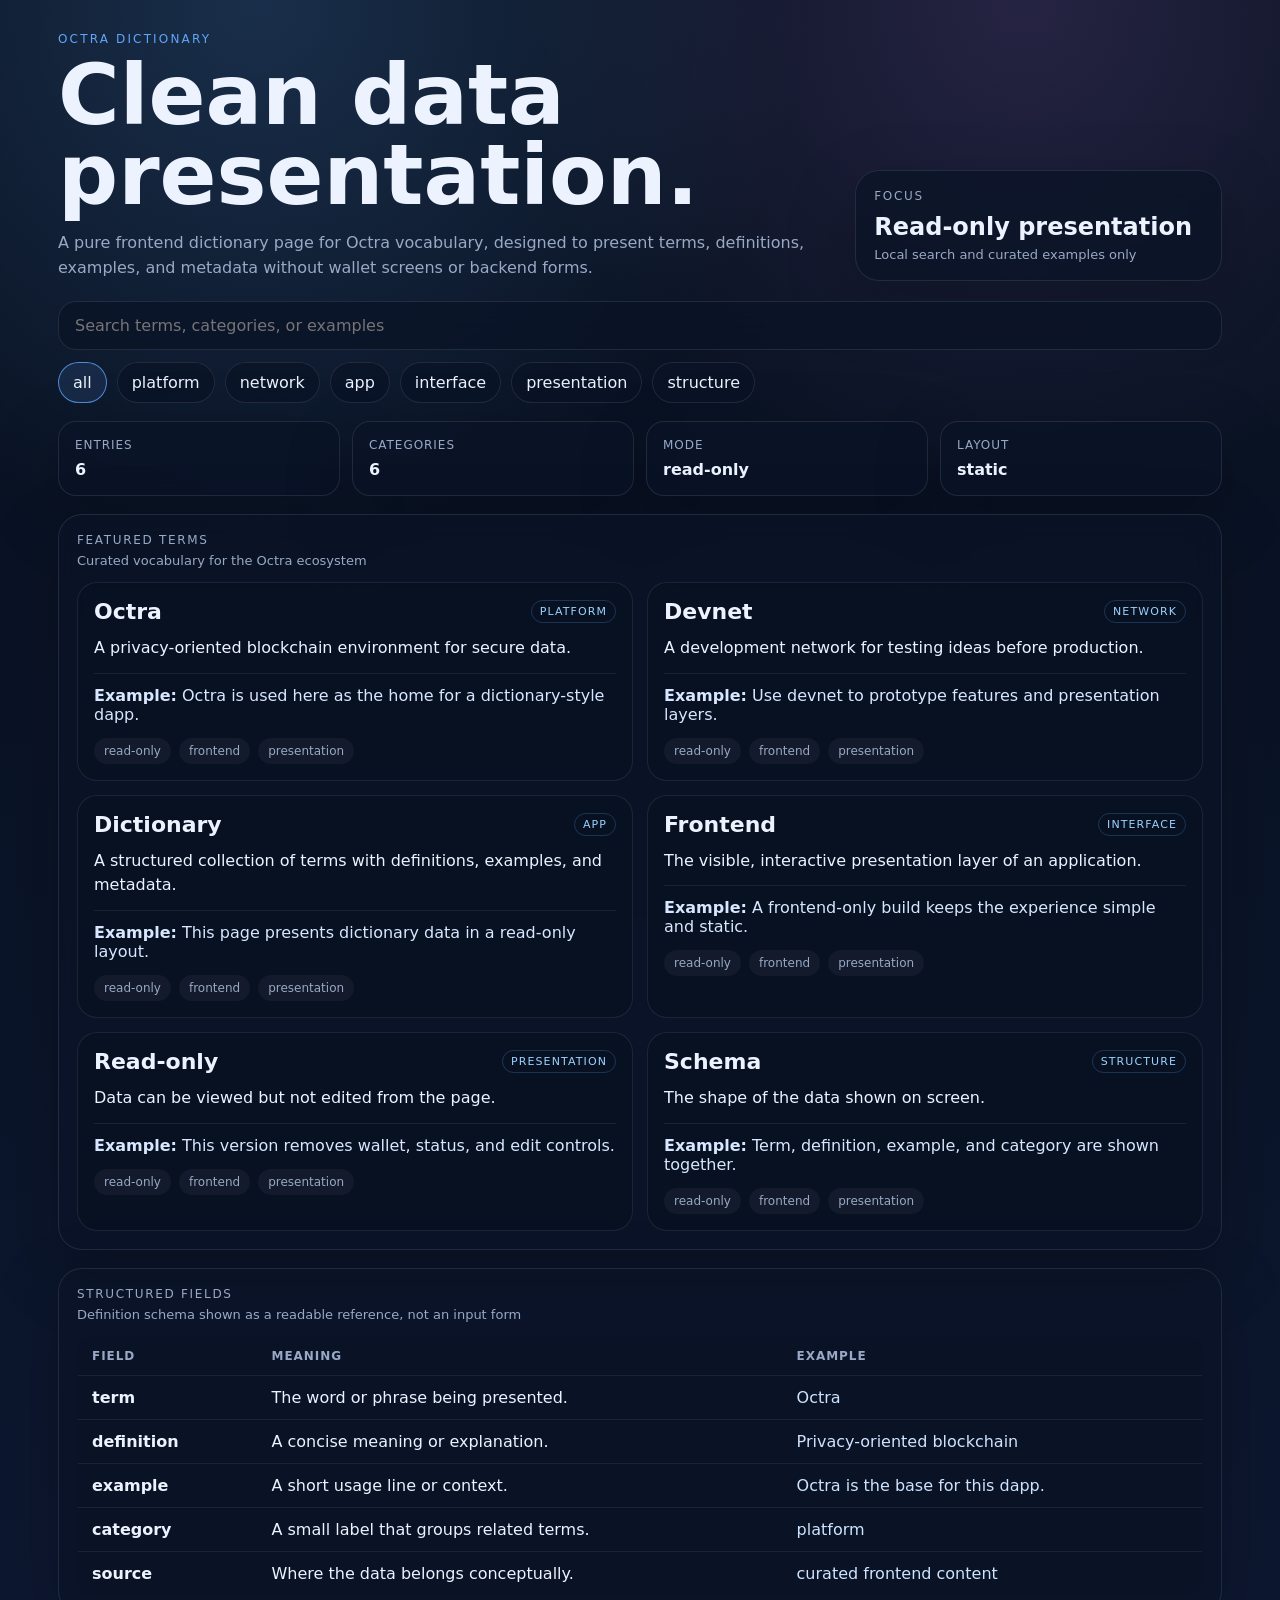
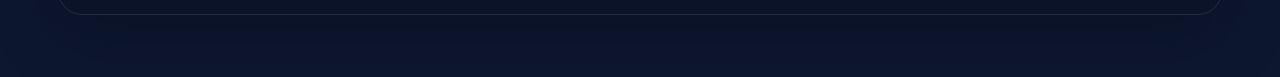
<file: dictionary-dapp/index.html>
<!doctype html>
<html lang="en">
<head>
  <meta charset="utf-8">
  <meta name="viewport" content="width=device-width, initial-scale=1">
  <title>Octra Dictionary</title>
  <link rel="stylesheet" href="style.css">
</head>
<body>
  <main class="shell">
    <section class="hero">
      <div class="hero-copy">
        <p class="eyebrow">Octra dictionary</p>
        <h1>Clean data presentation.</h1>
        <p class="lede">
          A pure frontend dictionary page for Octra vocabulary, designed to present terms, definitions,
          examples, and metadata without wallet screens or backend forms.
        </p>
      </div>
      <div class="hero-card">
        <div class="hero-label">Focus</div>
        <div class="hero-value">Read-only presentation</div>
        <div class="hero-note">Local search and curated examples only</div>
      </div>
    </section>

    <section class="toolbar">
      <input id="search" type="text" placeholder="Search terms, categories, or examples">
      <div class="chips" id="chips"></div>
    </section>

    <section class="metrics" id="metrics"></section>

    <section class="panel">
      <div class="panel-head">
        <div>
          <div class="panel-title">Featured terms</div>
          <div class="panel-subtitle">Curated vocabulary for the Octra ecosystem</div>
        </div>
      </div>
      <div class="cards" id="cards"></div>
    </section>

    <section class="panel">
      <div class="panel-head">
        <div>
          <div class="panel-title">Structured fields</div>
          <div class="panel-subtitle">Definition schema shown as a readable reference, not an input form</div>
        </div>
      </div>
      <div class="table-wrap">
        <table class="schema">
          <thead>
            <tr>
              <th>Field</th>
              <th>Meaning</th>
              <th>Example</th>
            </tr>
          </thead>
          <tbody id="schema"></tbody>
        </table>
      </div>
    </section>
  </main>
  <script src="app.js"></script>
</body>
</html>
</file>
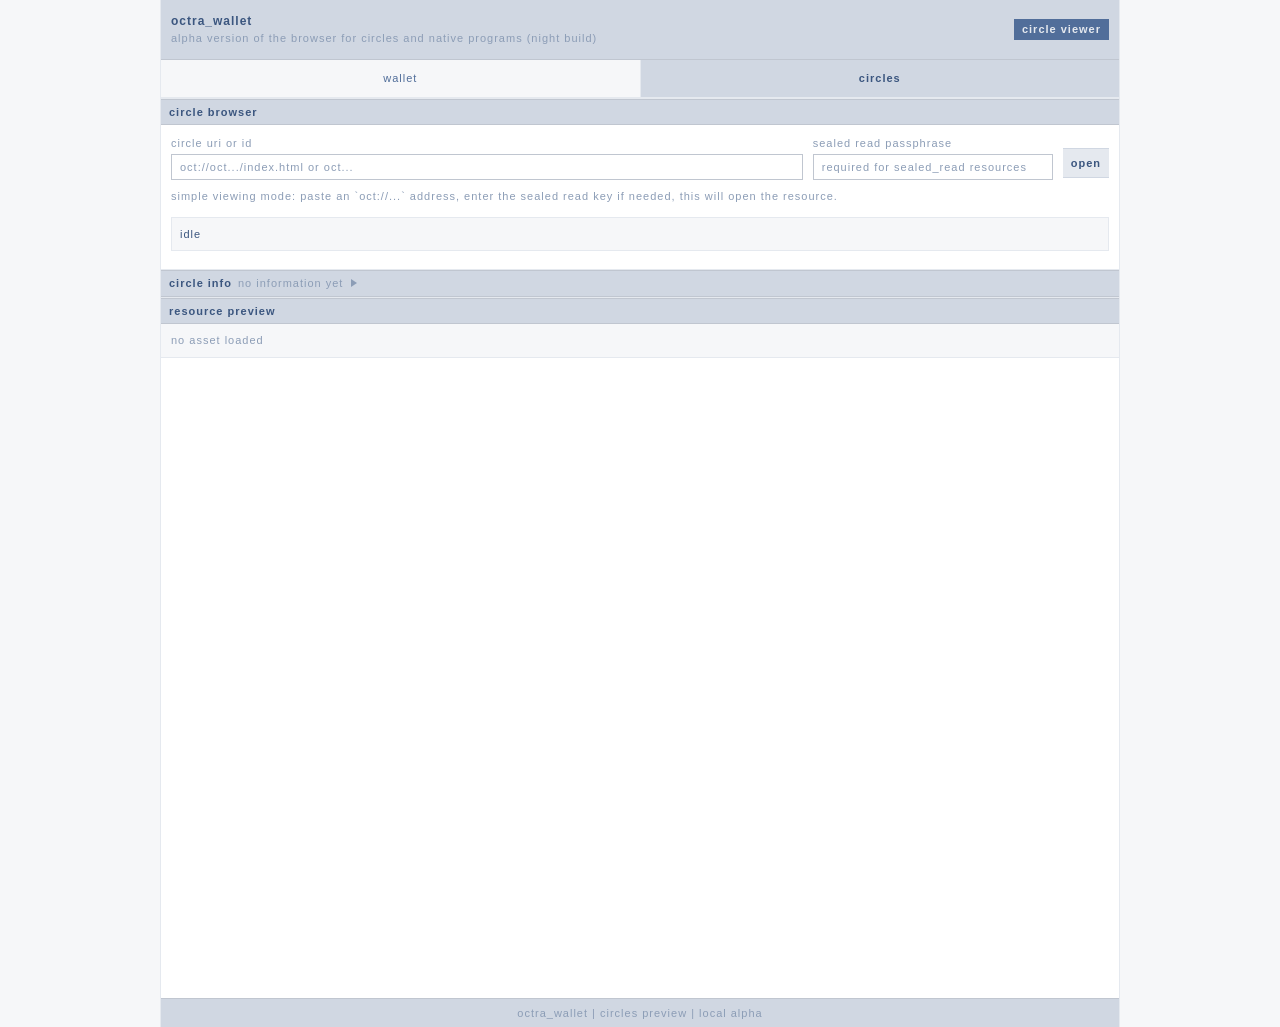
<file: static/circles.html>
<!DOCTYPE html>
<html lang="en">
<head>
<meta charset="utf-8">
<meta name="viewport" content="width=device-width, initial-scale=1">
<title>octra circles</title>
<link rel="stylesheet" href="style.css?v=3">
<style>
.circle-shell {
  display: block;
}

.circle-stack {
  display: grid;
  gap: 0;
}

.circle-meta {
  padding: 10px;
}

.circle-meta-row {
  padding: 6px 0;
  border-bottom: 1px solid #E5E9EF;
}

.circle-meta-row:last-child {
  border-bottom: 0;
}

.circle-meta-key {
  font-size: 11px;
  color: #8C9DB6;
  text-transform: lowercase;
  font-weight: bold;
  margin-bottom: 2px;
}

.circle-meta-value {
  color: #3B567F;
  word-break: break-all;
}

.circle-preview-head {
  padding: 8px 10px;
  background: #F6F7F9;
  border-bottom: 1px solid #E5E9EF;
  color: #8C9DB6;
  word-break: break-all;
}

.circle-preview-body {
  background: #fff;
  min-height: 640px;
}

.circle-preview-frame {
  width: 100%;
  min-height: 640px;
  border: 0;
  background: #fff;
}

.circle-preview-text {
  margin: 0;
  padding: 10px;
  white-space: pre-wrap;
  word-break: break-word;
  background: #F6F7F9;
  color: #3B567F;
  min-height: 640px;
  font-family: 'SF Mono', 'Consolas', 'Monaco', monospace;
  font-size: 11px;
  line-height: 150%;
}

.circle-preview-image {
  display: block;
  max-width: 100%;
  margin: 0 auto;
  padding: 10px;
  box-sizing: border-box;
  background: #fff;
}

.circle-fields {
  display: grid;
  gap: 8px;
}

.circle-browser-card,
.circle-preview-card,
.circle-collapse {
  border-top: 1px solid #E5E9EF;
}

.circle-browser-card .form-area,
.circle-preview-card,
.circle-collapse-body {
  background: #fff;
}

.circle-preview-link {
  background: none;
  border: 0;
  padding: 0;
  color: #5A7BAA;
  font-family: Tahoma, arial, sans-serif;
  font-size: 12px;
  text-decoration: none;
  border-bottom: 1px dashed #5A7BAA;
  cursor: pointer;
  text-transform: lowercase;
}

.circle-preview-link:hover {
  color: #3B567F;
  border-bottom-color: #3B567F;
}

.circle-preview-link[hidden] {
  display: none !important;
}

.circle-preview-host {
  display: flex;
  flex-direction: column;
}

.circle-browser-fields {
  display: grid;
  grid-template-columns: minmax(0, 1fr) 240px auto;
  gap: 10px;
  align-items: end;
}

.circle-browser-address {
  min-width: 0;
}

.circle-browser-passphrase {
  min-width: 0;
}

.circle-browser-actions {
  display: flex;
  gap: 10px;
  flex-wrap: wrap;
  align-self: start;
  padding-top: 13px;
}

.circle-browser-actions-inline {
  padding-top: 13px;
}

.circle-summary {
  list-style: none;
}

.circle-summary::-webkit-details-marker {
  display: none;
}

.circle-summary::marker {
  display: none;
}

.circle-summary-line {
  display: inline-flex;
  align-items: center;
  gap: 6px;
  flex-wrap: wrap;
}

.circle-summary-note {
  color: #8C9DB6;
  font-size: 11px;
  font-weight: normal;
  text-transform: none;
}

.circle-summary-arrow {
  display: inline-block;
  width: 0;
  height: 0;
  margin-left: 2px;
  border-top: 4px solid transparent;
  border-bottom: 4px solid transparent;
  border-left: 6px solid #8C9DB6;
  transition: transform 0.15s;
}

.circle-collapse[open] .circle-summary-arrow {
  transform: rotate(90deg);
}

.circle-collapse-body {
  border-bottom: 1px solid #E5E9EF;
}

.circle-collapse-body .form-area {
  border-bottom: 0;
}

.circle-authoring-grid {
  display: grid;
  grid-template-columns: 220px 1fr;
  gap: 14px;
}

.circle-authoring-side {
  display: grid;
  align-content: start;
  gap: 8px;
}

.circle-authoring-main {
  min-width: 0;
}

.circle-note {
  color: #8C9DB6;
  font-size: 11px;
  line-height: 150%;
}

.circle-select,
.circle-shell input[type="password"],
.circle-shell input[type="text"] {
  width: 100%;
  box-sizing: border-box;
}

.circle-shell input[type="file"] {
  width: 100%;
  font-size: 12px;
  color: #3B567F;
}

.circle-upload-file {
  padding-top: 6px;
}

.circle-actions {
  display: flex;
  gap: 10px;
  flex-wrap: wrap;
}

.circle-browser-overlay {
  position: fixed;
  inset: 16px;
  z-index: 2400;
  display: none;
  flex-direction: column;
  background: #F6F7F9;
  border: 1px solid #C0C6D0;
  box-shadow: 0 12px 28px rgba(59, 86, 127, 0.18);
}

.circle-browser-overlay.is-open {
  display: flex;
}

.circle-browser-overlay-top {
  background: #fff;
  border-bottom: 1px solid #E5E9EF;
  padding: 10px;
}

.circle-browser-overlay-header {
  display: flex;
  align-items: center;
  justify-content: space-between;
  gap: 10px;
  margin-bottom: 10px;
}

.circle-browser-overlay-controls {
  display: grid;
  grid-template-columns: minmax(0, 1fr) 240px auto;
  gap: 10px;
  align-items: end;
}

.circle-browser-overlay-body {
  display: flex;
  flex: 1;
  min-height: 0;
  background: #fff;
}

.circle-browser-overlay-body .circle-preview-host {
  flex: 1;
  min-height: 0;
}

.circle-browser-overlay-body .circle-preview-head {
  flex-shrink: 0;
}

.circle-browser-overlay-body .circle-preview-body {
  flex: 1;
  min-height: 0;
}

.circle-browser-overlay-body .circle-preview-frame {
  min-height: 0;
  height: 100%;
}

body.circle-overlay-open {
  overflow: hidden;
}

@media (max-width: 980px) {
  .circle-browser-fields,
  .circle-authoring-grid,
  .circle-browser-overlay-controls {
    grid-template-columns: 1fr;
  }

  .circle-browser-actions {
    justify-content: flex-start;
  }
}
</style>
</head>
<body>
<div class="wrap circle-shell">
  <header>
    <div class="left">
      <div class="title">octra_wallet</div>
      <div class="subtitle">alpha version of the browser for circles and native programs (night build)</div>
    </div>
    <div class="hdr-right-group">
      <div class="right online">circle viewer</div>
    </div>
  </header>

  <div class="nav-tabs">
    <a href="index.html">wallet</a>
    <a href="#" class="active">circles</a>
  </div>

  <div class="content-area">
    <div class="circle-stack">
      <div class="circle-browser-card">
        <div class="section-title">circle browser</div>
        <div class="form-area">
          <div class="circle-browser-fields">
            <div class="form-row circle-browser-address">
              <label for="circle-id">circle uri or id</label>
              <input id="circle-id" type="text" placeholder="oct://oct.../index.html or oct...">
            </div>
            <div class="form-row circle-browser-passphrase">
              <label for="sealed-passphrase">sealed read passphrase</label>
              <input id="sealed-passphrase" type="password" placeholder="required for sealed_read resources">
            </div>
            <div class="circle-browser-actions">
              <button class="action-btn" id="load-btn" type="button">open</button>
            </div>
          </div>
          <div class="circle-note">simple viewing mode: paste an `oct://...` address, enter the sealed read key if needed, this will open the resource.</div>
          <div class="msg-box" id="status">idle</div>
        </div>
      </div>

      <details class="circle-collapse">
        <summary class="section-title circle-summary">
          <span class="circle-summary-line">
            <span>circle info</span>
            <span class="circle-summary-note" id="meta-summary-note">no information yet</span>
            <span class="circle-summary-arrow"></span>
          </span>
        </summary>
        <div class="circle-collapse-body">
          <div class="circle-meta" id="meta"></div>
        </div>
      </details>

      <div class="circle-preview-card">
        <div class="section-title">
          <span class="circle-summary-line">
            <span>resource preview</span>
            <button class="circle-preview-link" id="preview-expand-btn" type="button" hidden>expand</button>
          </span>
        </div>
        <div class="circle-preview-host" id="preview-inline-host">
          <div class="circle-preview-head" id="preview-head">no asset loaded</div>
          <div class="circle-preview-body" id="preview-body"></div>
        </div>
      </div>

    </div>
  </div>

  <div class="footer">octra_wallet | circles preview | local alpha</div>
</div>

<div class="circle-browser-overlay" id="preview-overlay">
  <div class="circle-browser-overlay-top">
    <div class="circle-browser-overlay-header">
      <div class="section-title">expanded browser</div>
      <button class="circle-preview-link" id="preview-overlay-close" type="button">close</button>
    </div>
    <div class="circle-browser-overlay-controls">
      <div class="form-row circle-browser-address">
        <label for="overlay-circle-id">circle uri or id</label>
        <input id="overlay-circle-id" type="text" placeholder="oct://oct.../index.html or oct...">
      </div>
      <div class="form-row circle-browser-passphrase">
        <label for="overlay-sealed-passphrase">sealed read passphrase</label>
        <input id="overlay-sealed-passphrase" type="password" placeholder="required for sealed_read resources">
      </div>
      <div class="circle-browser-actions circle-browser-actions-inline">
        <button class="action-btn" id="overlay-open-btn" type="button">open</button>
      </div>
    </div>
  </div>
  <div class="circle-browser-overlay-body">
    <div class="circle-preview-host" id="preview-overlay-host"></div>
  </div>
</div>

<script>
const $ = (id) => document.getElementById(id)
const bindIfPresent = (id, eventName, handler) => {
  const element = $(id)
  if (element) {
    element.addEventListener(eventName, handler)
  }
}
const utf8Encoder = new TextEncoder()
const utf8Decoder = new TextDecoder()
const runtimeBase = window.location.protocol === 'file:' ? 'http://127.0.0.1:8420' : ''
const sealedMagic = utf8Encoder.encode('OCRS1')
const keyCache = new Map()
const decryptedCache = new Map()
const bridgeGrantState = new Map()
let activeBridgeWindow = null
let activeBridgeContext = null
let expandedPreviewOpen = false

const bytesToBase64 = (bytes) => {
  let text = ''
  const chunk = 0x8000
  for (let index = 0; index < bytes.length; index += chunk) {
    text += String.fromCharCode(...bytes.subarray(index, index + chunk))
  }
  return btoa(text)
}

const base64ToBytes = (b64) => Uint8Array.from(atob(b64), (ch) => ch.charCodeAt(0))

const utf8Bytes = (text) => utf8Encoder.encode(text)

const bytesToText = (bytes) => utf8Decoder.decode(bytes)

const mergeBytes = (...parts) => {
  const total = parts.reduce((sum, part) => sum + part.length, 0)
  const out = new Uint8Array(total)
  let offset = 0
  parts.forEach((part) => {
    out.set(part, offset)
    offset += part.length
  })
  return out
}

const u32be = (value) => {
  const out = new Uint8Array(4)
  new DataView(out.buffer).setUint32(0, value, false)
  return out
}

const readU32be = (bytes) => new DataView(bytes.buffer, bytes.byteOffset, bytes.byteLength).getUint32(0, false)

const u64be = (value) => {
  const out = new Uint8Array(8)
  const view = new DataView(out.buffer)
  const big = BigInt(value)
  view.setUint32(0, Number((big >> 32n) & 0xffffffffn), false)
  view.setUint32(4, Number(big & 0xffffffffn), false)
  return out
}

const randomBytes = (size) => {
  const out = new Uint8Array(size)
  crypto.getRandomValues(out)
  return out
}

const hexOfBytes = (bytes) => Array.from(bytes, (byte) => byte.toString(16).padStart(2, '0')).join('')

const sha256Hex = async (bytes) => hexOfBytes(new Uint8Array(await crypto.subtle.digest('SHA-256', bytes)))

const sha256Raw = async (bytes) => new Uint8Array(await crypto.subtle.digest('SHA-256', bytes))

const h256Raw = async (tag, parts) => {
  const prefix = mergeBytes(utf8Bytes(tag), new Uint8Array([0]))
  const framed = parts.reduce(
    (acc, part) => mergeBytes(acc, u32be(part.length), part),
    prefix
  )
  return sha256Raw(framed)
}

const h256Hex = async (tag, parts) => hexOfBytes(await h256Raw(tag, parts))

const resourceKeyOfPath = (circleId, canonicalPath) => h256Hex('octra:circle_resource_key:v1', [utf8Bytes(circleId), utf8Bytes(canonicalPath)])

const base58Encode = (bytes) => {
  const alphabet = '123456789ABCDEFGHJKLMNPQRSTUVWXYZabcdefghijkmnopqrstuvwxyz'
  let value = 0n
  bytes.forEach((byte) => {
    value = (value << 8n) + BigInt(byte)
  })
  let encoded = ''
  while (value > 0n) {
    const digit = Number(value % 58n)
    encoded = alphabet[digit] + encoded
    value /= 58n
  }
  let leadingZeros = 0
  while (leadingZeros < bytes.length && bytes[leadingZeros] === 0) {
    encoded = `1${encoded}`
    leadingZeros += 1
  }
  return encoded
}

const buildCircleDeployPayload = () => ({
  runtime: 'octb',
  privacy_class: 'sealed',
  browser_mode: 'native_sealed',
  resource_mode: 'sealed_read',
  code_b64: null,
  policy_hash: null,
  members_root: null,
  export_policy: null,
  limits: {
    max_stable_bytes: '33554432',
    max_assets_bytes: '33554432',
    max_inline_value: '65536',
    max_wasm_bytes: '33554432'
  }
})

const circleIdOfDeploy = async (deployer, nonce, payload) => {
  const payloadHash = await h256Hex('octra:circle_deploy_payload:v1', [utf8Bytes(JSON.stringify(payload))])
  const seed = await h256Raw('octra:circle_deploy_id:v1', [utf8Bytes(deployer), u64be(nonce), utf8Bytes(payloadHash)])
  const base58 = base58Encode(seed)
  const base58Part = base58.length >= 44
    ? base58.slice(0, 44)
    : base58.length === 0
      ? '1'.repeat(44)
      : (base58 + base58.repeat(Math.ceil((44 - base58.length) / base58.length))).slice(0, 44)
  return `oct${base58Part}`
}

const isTextContent = (contentType) => (
  contentType.startsWith('text/')
  || contentType.includes('json')
  || contentType.includes('javascript')
  || contentType.includes('xml')
  || contentType.includes('svg')
)

const isBlockedRemoteSpec = (spec) => /^(https?:)?\/\//i.test(spec) || /^javascript:/i.test(spec) || /^mailto:/i.test(spec)

const isDataSpec = (spec) => /^data:/i.test(spec) || /^blob:/i.test(spec)

const normalizeAssetPath = (rawPath) => {
  const path = (rawPath || '').trim()
  if (!path) return '/index.html'
  return path.startsWith('/') ? path : `/${path}`
}

const circleUriOf = (circleId, path) => `oct://${circleId}${normalizeAssetPath(path)}`

const decodeUriPart = (value) => {
  try {
    return decodeURIComponent(value)
  } catch (err) {
    return value
  }
}

const parseCircleUri = (uri) => {
  const raw = (uri || '').trim()
  const decodedRaw = decodeUriPart(raw).trim()
  if (!decodedRaw.toLowerCase().startsWith('oct://')) {
    return null
  }
  const rest = decodeUriPart(decodedRaw.slice(6)).split(/[?#]/, 1)[0]
  if (!rest) {
    return null
  }
  const slashIndex = rest.indexOf('/')
  if (slashIndex === -1) {
    return {
      circleId: rest,
      path: '/index.html',
      uri: circleUriOf(rest, '/index.html')
    }
  }
  const circleId = rest.slice(0, slashIndex)
  const path = normalizeAssetPath(rest.slice(slashIndex))
  if (!circleId) {
    return null
  }
  return {
    circleId,
    path,
    uri: circleUriOf(circleId, path)
  }
}

const parseCircleTarget = (rawCircle, rawPath) => {
  const parsedUri = parseCircleUri(rawCircle)
  if (parsedUri) {
    return parsedUri
  }
  const circleId = (rawCircle || '').trim()
  const path = normalizeAssetPath(rawPath)
  return {
    circleId,
    path,
    uri: circleId ? circleUriOf(circleId, path) : ''
  }
}

const currentCircleTarget = () => parseCircleTarget($('circle-id').value.trim(), '/index.html')

const circleResourceUrl = (circleId, path) => {
  const parts = normalizeAssetPath(path).split('/').filter(Boolean).map(encodeURIComponent)
  if (!parts.length) return `${runtimeBase}/oct/${encodeURIComponent(circleId)}/`
  return `${runtimeBase}/oct/${encodeURIComponent(circleId)}/${parts.join('/')}`
}

const setStatus = (nodeId, text, bad) => {
  const element = $(nodeId)
  if (!element) {
    return
  }
  element.textContent = text
  element.style.color = bad ? '#3B567F' : '#516E9A'
}

const previewInlineHost = () => $('preview-inline-host')

const previewOverlayHost = () => $('preview-overlay-host')

const syncActiveBridgeWindow = () => {
  const frame = $('preview-body').querySelector('iframe')
  if (!frame) {
    activeBridgeWindow = null
    return
  }
  if (activeBridgeContext) {
    activeBridgeWindow = frame.contentWindow
  }
}

const movePreviewHost = (target) => {
  if (!target) {
    return
  }
  target.appendChild($('preview-head'))
  target.appendChild($('preview-body'))
  syncActiveBridgeWindow()
}

const syncOverlayControlsFromMain = () => {
  $('overlay-circle-id').value = $('circle-id').value
  $('overlay-sealed-passphrase').value = $('sealed-passphrase').value
}

const syncMainControlsFromOverlay = () => {
  $('circle-id').value = $('overlay-circle-id').value
  $('sealed-passphrase').value = $('overlay-sealed-passphrase').value
}

const closeExpandedPreview = () => {
  expandedPreviewOpen = false
  $('preview-overlay').classList.remove('is-open')
  document.body.classList.remove('circle-overlay-open')
  movePreviewHost(previewInlineHost())
}

const setPreviewExpandAvailable = (available) => {
  $('preview-expand-btn').hidden = !available
  if (!available && expandedPreviewOpen) {
    closeExpandedPreview()
  }
}

const openExpandedPreview = () => {
  if ($('preview-expand-btn').hidden) {
    return
  }
  syncOverlayControlsFromMain()
  expandedPreviewOpen = true
  $('preview-overlay').classList.add('is-open')
  document.body.classList.add('circle-overlay-open')
  movePreviewHost(previewOverlayHost())
}

const toggleExpandedPreview = () => {
  if (expandedPreviewOpen) {
    closeExpandedPreview()
    return
  }
  openExpandedPreview()
}

const circleConfirm = (title, message, confirmLabel = 'confirm') => new Promise((resolve) => {
  const overlay = document.createElement('div')
  const box = document.createElement('div')
  const titleNode = document.createElement('div')
  const messageNode = document.createElement('div')
  const buttons = document.createElement('div')
  const cancelButton = document.createElement('button')
  const confirmButton = document.createElement('button')

  overlay.className = 'modal-overlay'
  box.className = 'modal-box'
  titleNode.className = 'modal-title'
  messageNode.className = 'modal-message'
  buttons.className = 'modal-buttons'
  cancelButton.className = 'modal-btn'
  confirmButton.className = 'modal-btn modal-btn-primary'

  titleNode.textContent = title
  messageNode.textContent = message
  cancelButton.textContent = 'cancel'
  confirmButton.textContent = confirmLabel

  const close = (accepted) => {
    overlay.remove()
    resolve(accepted)
  }

  cancelButton.addEventListener('click', () => close(false))
  confirmButton.addEventListener('click', () => close(true))
  overlay.addEventListener('click', (event) => {
    if (event.target === overlay) {
      close(false)
    }
  })

  buttons.append(cancelButton, confirmButton)
  box.append(titleNode, messageNode, buttons)
  overlay.append(box)
  document.body.append(overlay)
  confirmButton.focus()
})

const renderMeta = (info) => {
  $('meta-summary-note').textContent = 'identity | mode | roots | ownership'
  const rows = [
    ['circle_id', info.circle_id],
    ['runtime', info.runtime],
    ['privacy_class', info.privacy_class],
    ['browser_mode', info.browser_mode],
    ['resource_mode', info.resource_mode],
    ['owner', info.owner],
    ['version', info.version],
    ['code_hash', info.code_hash],
    ['stable_root', info.stable_root],
    ['assets_root', info.assets_root]
  ]
  $('meta').innerHTML = rows.map(([key, value]) => (
    `<div class="circle-meta-row"><div class="circle-meta-key">${key}</div><div class="circle-meta-value">${value ?? ''}</div></div>`
  )).join('')
}

const resetMeta = () => {
  $('meta-summary-note').textContent = 'no information yet'
  $('meta').innerHTML = ''
}

const fetchJson = async (url, options = {}) => {
  const response = await fetch(`${runtimeBase}${url}`, options)
  const text = await response.text()
  const json = text ? JSON.parse(text) : {}
  if (!response.ok) {
    throw new Error(json.error || 'request failed')
  }
  return json
}

const postJson = (url, payload) => fetchJson(url, {
  method: 'POST',
  headers: {'Content-Type': 'text/plain;charset=utf-8'},
  body: JSON.stringify(payload)
})

const clearBridgeContext = () => {
  activeBridgeWindow = null
  activeBridgeContext = null
}

const postBridgeReply = (target, token, id, ok, result, error) => {
  if (!target || !token || !id) {
    return
  }
  target.postMessage({
    type: 'octra.circle.bridge.reply',
    token,
    id,
    ok,
    result: ok ? result : undefined,
    error: ok ? undefined : error
  }, '*')
}

const bridgeMethodsForInfo = (info) => [
  'circle.context',
  'wallet.info',
  'wallet.balance',
  'wallet.keys',
  'fhe.encrypt',
  'fhe.decrypt'
]

const bridgeGrantTextOf = (context, method) => {
  if (method === 'wallet.info') {
    return `allow this circle to read the active wallet address for this session?\n\n${context.uri}`
  }
  if (method === 'wallet.balance') {
    return `allow this circle to read wallet balances for this session?\n\n${context.uri}`
  }
  if (method === 'wallet.keys') {
    return `allow this circle to read the wallet view public key for this session?\n\n${context.uri}`
  }
  if (method === 'fhe.encrypt') {
    return `allow this circle to request FHE encryption for this session?\n\n${context.uri}`
  }
  if (method === 'fhe.decrypt') {
    return `allow this circle to request FHE decryption for this session?\n\n${context.uri}`
  }
  return `allow this circle to use runtime access method ${method} for this session?\n\n${context.uri}`
}

const ensureBridgeGrant = async (method) => {
  if (!activeBridgeContext) {
    throw new Error('sealed bridge inactive')
  }
  if (method === 'circle.context') {
    return
  }
  const grantKey = `${activeBridgeContext.circle_id}:${method}`
  if (bridgeGrantState.get(grantKey)) {
    return
  }
  const allowed = await circleConfirm('runtime access', bridgeGrantTextOf(activeBridgeContext, method), 'allow')
  if (!allowed) {
    throw new Error(`runtime access denied: ${method}`)
  }
  bridgeGrantState.set(grantKey, true)
}

const bridgeResultOf = async (method, payload = {}) => {
  if (!activeBridgeContext) {
    throw new Error('sealed bridge inactive')
  }
  if (!activeBridgeContext.bridge_methods.includes(method)) {
    throw new Error(`bridge method not allowed: ${method}`)
  }
  await ensureBridgeGrant(method)
  if (method === 'circle.context') {
    return activeBridgeContext
  }
  if (method === 'wallet.info') {
    return fetchJson('/api/wallet')
  }
  if (method === 'wallet.balance') {
    return fetchJson('/api/balance')
  }
  if (method === 'wallet.keys') {
    return fetchJson('/api/keys')
  }
  if (method === 'fhe.encrypt') {
    return postJson('/api/fhe/encrypt', payload)
  }
  if (method === 'fhe.decrypt') {
    return postJson('/api/fhe/decrypt', payload)
  }
  throw new Error(`unsupported bridge method: ${method}`)
}

window.addEventListener('message', async (event) => {
  if (!activeBridgeWindow || event.source !== activeBridgeWindow) {
    return
  }
  const data = event.data
  if (!data || typeof data !== 'object') {
    return
  }
  if (!activeBridgeContext || data.token !== activeBridgeContext.bridge_token) {
    return
  }
  if (data.type === 'octra.circle.navigate') {
    const target = parseCircleTarget(data.uri || '', '/index.html')
    if (!target.circleId) {
      return
    }
    $('circle-id').value = target.uri
    await loadCircle()
    return
  }
  if (data.type !== 'octra.circle.bridge.request' || !data.id || !data.method) {
    return
  }
  try {
    const result = await bridgeResultOf(data.method, data.payload || {})
    postBridgeReply(event.source, data.token, data.id, true, result, '')
  } catch (err) {
    postBridgeReply(event.source, data.token, data.id, false, null, err.message || 'bridge request failed')
  }
})

const padTargetBytes = (paddingClass) => {
  if (paddingClass === '4k') return 4096
  if (paddingClass === '16k') return 16384
  if (paddingClass === '32k') return 32768
  if (paddingClass === '128k') return 131072
  return 0
}

const paddedFrame = (plaintextBytes, paddingClass) => {
  const bare = mergeBytes(u32be(plaintextBytes.length), plaintextBytes)
  const target = padTargetBytes(paddingClass)
  if (!target) return bare
  const aligned = Math.ceil(bare.length / target) * target
  if (aligned <= bare.length) return bare
  return mergeBytes(bare, randomBytes(aligned - bare.length))
}

const deriveReadKey = async (circleId, keyId, passphrase) => {
  const cacheKey = `${circleId}:${keyId}:${passphrase}`
  if (!keyCache.has(cacheKey)) {
    keyCache.set(cacheKey, (async () => {
      const material = await crypto.subtle.importKey('raw', utf8Bytes(passphrase), 'PBKDF2', false, ['deriveKey'])
      const salt = utf8Bytes(`octra:circle:sealed_read:v1:${circleId}:${keyId}`)
      return crypto.subtle.deriveKey(
        {name: 'PBKDF2', salt, iterations: 120000, hash: 'SHA-256'},
        material,
        {name: 'AES-GCM', length: 256},
        false,
        ['encrypt', 'decrypt']
      )
    })())
  }
  return keyCache.get(cacheKey)
}

const encryptSealedBytes = async (circleId, keyId, passphrase, plaintextBytes, paddingClass) => {
  const key = await deriveReadKey(circleId, keyId, passphrase)
  const nonce = randomBytes(12)
  const frame = paddedFrame(plaintextBytes, paddingClass)
  const cipherBuffer = await crypto.subtle.encrypt({name: 'AES-GCM', iv: nonce}, key, frame)
  const envelope = mergeBytes(sealedMagic, nonce, new Uint8Array(cipherBuffer))
  return {
    ciphertext_b64: bytesToBase64(envelope),
    plaintext_hash: await sha256Hex(plaintextBytes)
  }
}

const decryptSealedBytes = async (circleId, asset, passphrase) => {
  if (!asset.key_id || !asset.plaintext_hash) {
    throw new Error('sealed asset metadata incomplete')
  }
  const envelope = base64ToBytes(asset.ciphertext_b64)
  const magicText = bytesToText(envelope.subarray(0, sealedMagic.length))
  if (magicText !== 'OCRS1') {
    throw new Error('invalid sealed envelope')
  }
  const nonce = envelope.subarray(sealedMagic.length, sealedMagic.length + 12)
  const cipher = envelope.subarray(sealedMagic.length + 12)
  const key = await deriveReadKey(circleId, asset.key_id, passphrase)
  const plainFrame = new Uint8Array(await crypto.subtle.decrypt({name: 'AES-GCM', iv: nonce}, key, cipher))
  if (plainFrame.length < 4) {
    throw new Error('invalid sealed payload')
  }
  const plainSize = readU32be(plainFrame.subarray(0, 4))
  if (plainSize > plainFrame.length - 4) {
    throw new Error('invalid sealed payload length')
  }
  const plaintext = plainFrame.subarray(4, 4 + plainSize)
  const actualHash = await sha256Hex(plaintext)
  if (actualHash !== asset.plaintext_hash) {
    throw new Error('plaintext hash mismatch')
  }
  return plaintext
}

const resolveCirclePath = (basePath, spec) => {
  if (!spec || spec.startsWith('#') || isDataSpec(spec) || isBlockedRemoteSpec(spec)) return spec
  const base = `https://circle.local${normalizeAssetPath(basePath)}`
  return new URL(spec, base).pathname
}

const makeDataUrl = (contentType, bytes) => `data:${contentType};base64,${bytesToBase64(bytes)}`

const loadPlainAsset = async (circleId, path) => fetchJson(`/api/circle/asset?circle_id=${encodeURIComponent(circleId)}&path=${encodeURIComponent(normalizeAssetPath(path))}`)

const loadSealedAsset = async (circleId, path, passphrase) => {
  const normalizedPath = normalizeAssetPath(path)
  const cacheKey = `${circleId}:${normalizedPath}:${passphrase}`
  if (!decryptedCache.has(cacheKey)) {
    decryptedCache.set(cacheKey, (async () => {
      const resourceKey = await resourceKeyOfPath(circleId, normalizedPath)
      const asset = await fetchJson(`/api/circle/asset_ciphertext_by_key?circle_id=${encodeURIComponent(circleId)}&resource_key=${encodeURIComponent(resourceKey)}`)
      const bytes = await decryptSealedBytes(circleId, asset, passphrase)
      return {
        ...asset,
        bytes,
        text: isTextContent(asset.content_type) ? bytesToText(bytes) : ''
      }
    })())
  }
  return decryptedCache.get(cacheKey)
}

const ensureDocumentHead = (doc) => {
  if (doc.head) return doc.head
  const head = doc.createElement('head')
  doc.documentElement.insertBefore(head, doc.body || null)
  return head
}

const prependHeadMeta = (doc, name, value, attrName) => {
  const head = ensureDocumentHead(doc)
  const meta = doc.createElement('meta')
  meta.setAttribute(attrName, name)
  meta.setAttribute('content', value)
  head.prepend(meta)
}

const materializeCss = async (circleId, cssPath, cssText, passphrase, seen = new Set()) => {
  const cssKey = `${circleId}:${cssPath}`
  if (seen.has(cssKey)) return ''
  const nextSeen = new Set(seen)
  nextSeen.add(cssKey)
  let result = cssText
  const importRegex = /@import\s+(?:url\(\s*)?["']?([^"')\s]+)["']?\s*\)?\s*;/gi
  let importMatch
  while ((importMatch = importRegex.exec(result)) !== null) {
    const source = importMatch[1].trim()
    const replacement = isDataSpec(source) || isBlockedRemoteSpec(source)
      ? ''
      : await (async () => {
          const resolved = resolveCirclePath(cssPath, source)
          if (!resolved || isDataSpec(resolved) || isBlockedRemoteSpec(resolved)) return ''
          const imported = await loadSealedAsset(circleId, resolved, passphrase)
          return await materializeCss(circleId, resolved, imported.text, passphrase, nextSeen)
        })()
    result = `${result.slice(0, importMatch.index)}${replacement}${result.slice(importMatch.index + importMatch[0].length)}`
    importRegex.lastIndex = 0
  }
  const urlRegex = /url\(\s*(['"]?)([^"')]+)\1\s*\)/gi
  let urlMatch
  while ((urlMatch = urlRegex.exec(result)) !== null) {
    const source = urlMatch[2].trim()
    let replacement = urlMatch[0]
    if (isBlockedRemoteSpec(source)) {
      replacement = 'url("data:,")'
    } else if (!isDataSpec(source)) {
      const resolved = resolveCirclePath(cssPath, source)
      if (!resolved || isBlockedRemoteSpec(resolved)) {
        replacement = 'url("data:,")'
      } else {
        const asset = await loadSealedAsset(circleId, resolved, passphrase)
        replacement = `url("${makeDataUrl(asset.content_type, asset.bytes)}")`
      }
    }
    result = `${result.slice(0, urlMatch.index)}${replacement}${result.slice(urlMatch.index + urlMatch[0].length)}`
    urlRegex.lastIndex = urlMatch.index + replacement.length
  }
  return result
}

const injectSealedPolicy = (doc) => {
  doc.querySelectorAll('base').forEach((node) => node.remove())
  prependHeadMeta(
    doc,
    'Content-Security-Policy',
    "default-src 'none'; script-src 'unsafe-inline'; style-src 'unsafe-inline'; img-src data: blob:; font-src data:; media-src data: blob:; connect-src 'none'; frame-src 'none'; child-src 'none'; worker-src 'none'; object-src 'none'; base-uri 'none'; form-action 'none'; manifest-src 'none'; prefetch-src 'none'; navigate-to 'none'",
    'http-equiv'
  )
  prependHeadMeta(doc, 'referrer', 'no-referrer', 'name')
}

const sealedPreludeSource = (circleId, htmlPath, bridgeToken) => {
  const contextJson = JSON.stringify({
    circle_id: circleId,
    path: normalizeAssetPath(htmlPath),
    uri: circleUriOf(circleId, htmlPath)
  })
  const tokenJson = JSON.stringify(bridgeToken)
  return `(function () {
  const context = ${contextJson};
  const bridgeToken = ${tokenJson};
  const waiters = new Map();
  let nextRequestId = 0;
  const safe = function (fn) {
    try {
      return fn();
    } catch (_) {
      return undefined;
    }
  };
  const deny = function (name) {
    throw new Error(name + ' disabled in native sealed mode');
  };
  const blockedStorage = function (name) {
    return Object.freeze({
      getItem: function () { deny(name); },
      setItem: function () { deny(name); },
      removeItem: function () { deny(name); },
      clear: function () { deny(name); },
      key: function () { return null; },
      get length() { return 0; }
    });
  };
  const allowSpec = function (value) {
    const spec = String(value || '').trim().toLowerCase();
    return spec === '' || spec[0] === '#' || spec.startsWith('data:') || spec.startsWith('blob:') || spec.startsWith('about:blank') || spec.startsWith('oct://');
  };
  const guardSpec = function (name, value) {
    if (!allowSpec(value)) {
      throw new Error(name + ' blocked in native sealed mode');
    }
    return value;
  };
  const redefine = function (target, key, getter) {
    try {
      Object.defineProperty(target, key, {
        configurable: true,
        get: getter
      });
    } catch (_) {}
  };
  const blockProperty = function (target, key) {
    redefine(target, key, function () {
      deny(key);
    });
  };
  window.OctraCircle = Object.freeze({
    context: Object.freeze(context),
    request: function (method, payload) {
      return new Promise(function (resolve, reject) {
        const id = 'req_' + String(++nextRequestId);
        waiters.set(id, { resolve: resolve, reject: reject });
        parent.postMessage({
          type: 'octra.circle.bridge.request',
          token: bridgeToken,
          id: id,
          method: method,
          payload: payload || {}
        }, '*');
      });
    },
    navigate: function (uri) {
      parent.postMessage({
        type: 'octra.circle.navigate',
        token: bridgeToken,
        uri: uri
      }, '*');
    }
  });
  window.addEventListener('message', function (event) {
    const data = event.data;
    if (!data || data.token !== bridgeToken || data.type !== 'octra.circle.bridge.reply' || !data.id || !waiters.has(data.id)) {
      return;
    }
    const waiter = waiters.get(data.id);
    waiters.delete(data.id);
    if (data.ok) {
      waiter.resolve(data.result);
      return;
    }
    waiter.reject(new Error(data.error || 'bridge request failed'));
  });
  const wrapUrlProperty = function (target, key) {
    if (!target) {
      return;
    }
    try {
      const desc = Object.getOwnPropertyDescriptor(target, key);
      if (!desc || !desc.configurable || !desc.set) {
        return;
      }
      Object.defineProperty(target, key, {
        configurable: true,
        enumerable: desc.enumerable,
        get: desc.get ? function () { return desc.get.call(this); } : function () { return ''; },
        set: function (value) {
          desc.set.call(this, guardSpec(key, value));
        }
      });
    } catch (_) {}
  };
  safe(function () {
    const rawSetAttribute = Element.prototype.setAttribute;
    Element.prototype.setAttribute = function (name, value) {
      const lower = String(name || '').toLowerCase();
      if (lower === 'src' || lower === 'href' || lower === 'poster' || lower === 'action') {
        guardSpec(lower, value);
      }
      return rawSetAttribute.call(this, name, value);
    };
  });
  safe(function () { redefine(navigator, 'userAgent', function () { return 'OctraCircle/1'; }); });
  safe(function () { redefine(navigator, 'platform', function () { return 'Octra'; }); });
  safe(function () { redefine(navigator, 'language', function () { return 'en-US'; }); });
  safe(function () { redefine(navigator, 'languages', function () { return Object.freeze(['en-US']); }); });
  safe(function () { redefine(navigator, 'hardwareConcurrency', function () { return 4; }); });
  safe(function () { redefine(navigator, 'deviceMemory', function () { return 4; }); });
  safe(function () { redefine(window, 'devicePixelRatio', function () { return 1; }); });
  safe(function () {
    navigator.sendBeacon = function () { return false; };
  });
  safe(function () {
    if (window.Intl && window.Intl.DateTimeFormat && window.Intl.DateTimeFormat.prototype) {
      const rawResolvedOptions = window.Intl.DateTimeFormat.prototype.resolvedOptions;
      window.Intl.DateTimeFormat.prototype.resolvedOptions = function () {
        const out = rawResolvedOptions ? rawResolvedOptions.call(this) : {};
        out.locale = 'en-US';
        out.timeZone = 'UTC';
        return out;
      };
    }
  });
  safe(function () {
    if (window.Date && window.Date.prototype) {
      window.Date.prototype.getTimezoneOffset = function () {
        return 0;
      };
    }
  });
  window.fetch = function () { deny('fetch'); };
  window.XMLHttpRequest = function () { deny('XMLHttpRequest'); };
  window.WebSocket = function () { deny('WebSocket'); };
  window.EventSource = function () { deny('EventSource'); };
  window.Worker = function () { deny('Worker'); };
  window.SharedWorker = function () { deny('SharedWorker'); };
  window.BroadcastChannel = function () { deny('BroadcastChannel'); };
  window.open = function () { return null; };
  blockProperty(window, 'localStorage');
  blockProperty(window, 'sessionStorage');
  blockProperty(window, 'indexedDB');
  blockProperty(window, 'caches');
  safe(function () {
    if (navigator.serviceWorker) {
      blockProperty(navigator, 'serviceWorker');
    }
  });
  safe(function () {
    if (window.Document && window.Document.prototype) {
      Object.defineProperty(window.Document.prototype, 'cookie', {
        configurable: true,
        get: function () { return ''; },
        set: function () { return ''; }
      });
    }
  });
  safe(function () { if (window.HTMLImageElement) wrapUrlProperty(window.HTMLImageElement.prototype, 'src'); });
  safe(function () { if (window.HTMLScriptElement) wrapUrlProperty(window.HTMLScriptElement.prototype, 'src'); });
  safe(function () { if (window.HTMLLinkElement) wrapUrlProperty(window.HTMLLinkElement.prototype, 'href'); });
  safe(function () { if (window.HTMLIFrameElement) wrapUrlProperty(window.HTMLIFrameElement.prototype, 'src'); });
  safe(function () { if (window.HTMLSourceElement) wrapUrlProperty(window.HTMLSourceElement.prototype, 'src'); });
  safe(function () {
    if (window.HTMLMediaElement) {
      wrapUrlProperty(window.HTMLMediaElement.prototype, 'src');
      wrapUrlProperty(window.HTMLMediaElement.prototype, 'poster');
    }
  });
  safe(function () { if (window.HTMLAnchorElement) wrapUrlProperty(window.HTMLAnchorElement.prototype, 'href'); });
  safe(function () { if (window.HTMLFormElement) wrapUrlProperty(window.HTMLFormElement.prototype, 'action'); });
  safe(function () {
    if (window.HTMLCanvasElement && window.HTMLCanvasElement.prototype) {
      if (window.HTMLCanvasElement.prototype.toDataURL) {
        window.HTMLCanvasElement.prototype.toDataURL = function () { deny('canvas.toDataURL'); };
      }
      if (window.HTMLCanvasElement.prototype.toBlob) {
        window.HTMLCanvasElement.prototype.toBlob = function () { deny('canvas.toBlob'); };
      }
    }
  });
  safe(function () {
    if (window.CanvasRenderingContext2D && window.CanvasRenderingContext2D.prototype && window.CanvasRenderingContext2D.prototype.getImageData) {
      window.CanvasRenderingContext2D.prototype.getImageData = function () { deny('canvas.getImageData'); };
    }
  });
  document.addEventListener('click', function (event) {
    const anchor = event.target && event.target.closest ? event.target.closest('a[href]') : null;
    if (!anchor) {
      return;
    }
    const href = anchor.getAttribute('href') || '';
    if (href.startsWith('oct://')) {
      event.preventDefault();
      window.OctraCircle.navigate(href);
      return;
    }
    if (!allowSpec(href)) {
      event.preventDefault();
    }
  }, true);
  window.addEventListener('submit', function (event) {
    event.preventDefault();
  }, true);
})();`
}

const installSealedPrelude = (doc, circleId, htmlPath, bridgeToken) => {
  const head = ensureDocumentHead(doc)
  const script = doc.createElement('script')
  script.textContent = sealedPreludeSource(circleId, htmlPath, bridgeToken)
  head.prepend(script)
}

const rewriteInternalAnchor = (circleId, basePath, href) => {
  if (!href || href.startsWith('#') || isDataSpec(href)) return href
  if (isBlockedRemoteSpec(href)) return '#'
  const resolved = resolveCirclePath(basePath, href)
  if (!resolved || isBlockedRemoteSpec(resolved)) return '#'
  return circleUriOf(circleId, resolved)
}

const materializeSealedHtml = async (circleId, htmlPath, htmlText, passphrase, bridgeToken) => {
  const doc = new DOMParser().parseFromString(htmlText, 'text/html')
  injectSealedPolicy(doc)
  installSealedPrelude(doc, circleId, htmlPath, bridgeToken)
  const inlineStyles = Array.from(doc.querySelectorAll('style'))
  for (const node of inlineStyles) {
    node.textContent = await materializeCss(circleId, htmlPath, node.textContent || '', passphrase)
  }
  const styleLinks = Array.from(doc.querySelectorAll('link[href]'))
  for (const node of styleLinks) {
    const rel = (node.getAttribute('rel') || '').toLowerCase()
    const href = node.getAttribute('href') || ''
    if (rel.includes('stylesheet')) {
      if (isBlockedRemoteSpec(href)) {
        node.remove()
      } else {
        const resolved = resolveCirclePath(htmlPath, href)
        if (!resolved || isBlockedRemoteSpec(resolved)) {
          node.remove()
        } else {
          const asset = await loadSealedAsset(circleId, resolved, passphrase)
          const style = doc.createElement('style')
          style.textContent = await materializeCss(circleId, resolved, asset.text, passphrase)
          node.replaceWith(style)
        }
      }
    } else if (isBlockedRemoteSpec(href)) {
      node.removeAttribute('href')
    } else if (!isDataSpec(href)) {
      const resolved = resolveCirclePath(htmlPath, href)
      if (resolved) {
        const asset = await loadSealedAsset(circleId, resolved, passphrase)
        node.setAttribute('href', makeDataUrl(asset.content_type, asset.bytes))
      }
    }
  }
  const scripts = Array.from(doc.querySelectorAll('script[src]'))
  for (const node of scripts) {
    const src = node.getAttribute('src') || ''
    if (isBlockedRemoteSpec(src)) {
      node.remove()
    } else {
      const resolved = resolveCirclePath(htmlPath, src)
      if (!resolved || isBlockedRemoteSpec(resolved)) {
        node.remove()
      } else {
        const asset = await loadSealedAsset(circleId, resolved, passphrase)
        const inline = doc.createElement('script')
        inline.textContent = asset.text
        node.replaceWith(inline)
      }
    }
  }
  const sourcedNodes = Array.from(doc.querySelectorAll('[src]'))
  for (const node of sourcedNodes) {
    if (node.tagName.toLowerCase() === 'script') {
      continue
    }
    const src = node.getAttribute('src') || ''
    if (isBlockedRemoteSpec(src)) {
      node.removeAttribute('src')
    } else if (!isDataSpec(src)) {
      const resolved = resolveCirclePath(htmlPath, src)
      if (resolved && !isBlockedRemoteSpec(resolved)) {
        const asset = await loadSealedAsset(circleId, resolved, passphrase)
        node.setAttribute('src', makeDataUrl(asset.content_type, asset.bytes))
      }
    }
  }
  const posterNodes = Array.from(doc.querySelectorAll('[poster]'))
  for (const node of posterNodes) {
    const poster = node.getAttribute('poster') || ''
    if (isBlockedRemoteSpec(poster)) {
      node.removeAttribute('poster')
    } else if (!isDataSpec(poster)) {
      const resolved = resolveCirclePath(htmlPath, poster)
      if (resolved && !isBlockedRemoteSpec(resolved)) {
        const asset = await loadSealedAsset(circleId, resolved, passphrase)
        node.setAttribute('poster', makeDataUrl(asset.content_type, asset.bytes))
      }
    }
  }
  const anchors = Array.from(doc.querySelectorAll('a[href]'))
  anchors.forEach((node) => {
    node.setAttribute('href', rewriteInternalAnchor(circleId, htmlPath, node.getAttribute('href') || ''))
  })
  const forms = Array.from(doc.querySelectorAll('form[action]'))
  forms.forEach((node) => {
    node.setAttribute('action', '#')
  })
  return `<!DOCTYPE html>\n${doc.documentElement.outerHTML}`
}

const renderPublicAsset = (asset) => {
  clearBridgeContext()
  setPreviewExpandAvailable(true)
  $('preview-head').textContent = `oct://${asset.circle_id}${asset.canonical_path} | ${asset.content_type} | ${asset.size_bytes} bytes`
  const body = $('preview-body')
  body.innerHTML = ''
  if (asset.content_type.startsWith('text/html')) {
    const frame = document.createElement('iframe')
    frame.className = 'circle-preview-frame'
    frame.setAttribute('sandbox', 'allow-scripts allow-forms')
    frame.src = circleResourceUrl(asset.circle_id, asset.canonical_path)
    body.appendChild(frame)
    return
  }
  if (asset.content_type.startsWith('image/')) {
    const img = document.createElement('img')
    img.className = 'circle-preview-image'
    img.src = circleResourceUrl(asset.circle_id, asset.canonical_path)
    body.appendChild(img)
    return
  }
  const pre = document.createElement('pre')
  pre.className = 'circle-preview-text'
  pre.textContent = bytesToText(base64ToBytes(asset.body_b64))
  body.appendChild(pre)
}

const renderSealedAsset = async (circleId, path, info, passphrase) => {
  const asset = await loadSealedAsset(circleId, path, passphrase)
  setPreviewExpandAvailable(true)
  $('preview-head').textContent = `oct://${circleId}${asset.canonical_path} | sealed_read | ${asset.content_type} | key_id=${asset.key_id || 'none'}`
  const body = $('preview-body')
  body.innerHTML = ''
  if (asset.content_type.startsWith('text/html')) {
    const bridgeToken = hexOfBytes(randomBytes(16))
    const frame = document.createElement('iframe')
    frame.className = 'circle-preview-frame'
    frame.setAttribute('sandbox', 'allow-scripts')
    frame.referrerPolicy = 'no-referrer'
    frame.addEventListener('load', () => {
      if (activeBridgeContext && activeBridgeContext.bridge_token === bridgeToken) {
        activeBridgeWindow = frame.contentWindow
      }
    })
    frame.srcdoc = await materializeSealedHtml(circleId, asset.canonical_path, asset.text, passphrase, bridgeToken)
    activeBridgeContext = {
      circle_id: circleId,
      path: asset.canonical_path,
      uri: circleUriOf(circleId, asset.canonical_path),
      privacy_class: info.privacy_class,
      browser_mode: info.browser_mode,
      resource_mode: info.resource_mode,
      bridge_token: bridgeToken,
      bridge_methods: bridgeMethodsForInfo(info)
    }
    body.appendChild(frame)
    activeBridgeWindow = frame.contentWindow
    return
  }
  clearBridgeContext()
  if (asset.content_type.startsWith('image/')) {
    const img = document.createElement('img')
    img.className = 'circle-preview-image'
    img.src = makeDataUrl(asset.content_type, asset.bytes)
    body.appendChild(img)
    return
  }
  const pre = document.createElement('pre')
  pre.className = 'circle-preview-text'
  pre.textContent = isTextContent(asset.content_type)
    ? asset.text
    : `sealed asset loaded\ncontent_type: ${asset.content_type}\nbytes: ${asset.bytes.length}`
  body.appendChild(pre)
}

const loadCircle = async () => {
  const target = currentCircleTarget()
  const circleId = target.circleId
  const path = target.path
  if (!circleId) {
    resetMeta()
    setStatus('status', 'circle id required', true)
    return
  }
  setStatus('status', 'loading...', false)
  try {
    const info = await fetchJson(`/api/circle/info?circle_id=${encodeURIComponent(circleId)}`)
    renderMeta(info)
    if (info.resource_mode === 'sealed_read') {
      const passphrase = $('sealed-passphrase').value
      if (!passphrase) {
        clearBridgeContext()
        setPreviewExpandAvailable(false)
        $('preview-head').textContent = `oct://${circleId}${path} | sealed_read`
        $('preview-body').innerHTML = '<pre class="circle-preview-text">sealed read key required</pre>'
        setStatus('status', `sealed circle loaded at oct://${circleId}${path}`, false)
      } else {
        await renderSealedAsset(circleId, path, info, passphrase)
        setStatus('status', `sealed asset loaded from oct://${circleId}${path}`, false)
      }
    } else {
      const asset = await loadPlainAsset(circleId, path)
      renderPublicAsset(asset)
      setStatus('status', `loaded oct://${circleId}${asset.canonical_path}`, false)
    }
    const next = new URL(window.location.href)
    next.searchParams.set('uri', circleUriOf(circleId, path))
    next.searchParams.delete('circle')
    next.searchParams.delete('path')
    window.history.replaceState({}, '', next)
  } catch (err) {
    clearBridgeContext()
    setPreviewExpandAvailable(false)
    resetMeta()
    $('preview-head').textContent = 'load failed'
    $('preview-body').innerHTML = ''
    setStatus('status', err.message || 'load failed', true)
  }
}

const deploySealedCircle = async () => {
  setStatus('deploy-status', 'preparing deploy...', false)
  try {
    const wallet = await fetchJson('/api/wallet')
    const balance = await fetchJson('/api/balance')
    const payload = buildCircleDeployPayload()
    const nonce = Number(balance.nonce || 0) + 1
    const circleId = await circleIdOfDeploy(wallet.address, nonce, payload)
    const result = await postJson('/api/circle/deploy', {
      circle_id: circleId,
      ...payload,
      ou: '200000'
    })
    $('circle-id').value = circleUriOf(circleId, '/index.html')
    setStatus('deploy-status', `submitted ${result.tx_hash || 'tx'} for ${circleId}`, false)
    setStatus('status', `deployed circle shell ${circleId}`, false)
  } catch (err) {
    setStatus('deploy-status', err.message || 'deploy failed', true)
  }
}

const selectedUploadPassphrase = () => ($('upload-passphrase') ? $('upload-passphrase').value : '') || $('sealed-passphrase').value

const uploadSealedAsset = async () => {
  const circleId = parseCircleTarget($('circle-id').value.trim(), $('upload-path').value).circleId
  const path = normalizeAssetPath($('upload-path').value)
  const contentType = $('upload-content-type').value.trim()
  const keyId = $('upload-key-id').value.trim()
  const passphrase = selectedUploadPassphrase()
  const file = $('upload-file').files[0]
  const paddingClass = $('upload-padding').value
  if (!circleId || !path || !contentType || !keyId || !passphrase || !file) {
    setStatus('upload-status', 'circle id, path, content type, key id, passphrase, and file required', true)
    return
  }
  setStatus('upload-status', 'encrypting...', false)
  try {
    const plaintext = new Uint8Array(await file.arrayBuffer())
    const sealed = await encryptSealedBytes(circleId, keyId, passphrase, plaintext, paddingClass)
    setStatus('upload-status', 'submitting tx...', false)
    const result = await postJson('/api/circle/asset_encrypted', {
      circle_id: circleId,
      path,
      content_type: contentType,
      encoding: 'identity',
      key_id: keyId,
      plaintext_hash: sealed.plaintext_hash,
      padding_class: paddingClass,
      ciphertext_b64: sealed.ciphertext_b64,
      ou: '5000'
    })
    decryptedCache.clear()
    setStatus('upload-status', `submitted ${result.tx_hash || 'tx'}`, false)
    if (currentCircleTarget().path === path) {
      await loadCircle()
    }
  } catch (err) {
    setStatus('upload-status', err.message || 'upload failed', true)
  }
}

const guessContentType = (name) => {
  const lower = name.toLowerCase()
  if (lower.endsWith('.html')) return 'text/html; charset=utf-8'
  if (lower.endsWith('.css')) return 'text/css; charset=utf-8'
  if (lower.endsWith('.js')) return 'application/javascript; charset=utf-8'
  if (lower.endsWith('.json')) return 'application/json; charset=utf-8'
  if (lower.endsWith('.svg')) return 'image/svg+xml'
  if (lower.endsWith('.png')) return 'image/png'
  if (lower.endsWith('.jpg') || lower.endsWith('.jpeg')) return 'image/jpeg'
  if (lower.endsWith('.gif')) return 'image/gif'
  if (lower.endsWith('.webp')) return 'image/webp'
  return 'application/octet-stream'
}

bindIfPresent('load-btn', 'click', loadCircle)
bindIfPresent('preview-expand-btn', 'click', toggleExpandedPreview)
bindIfPresent('preview-overlay-close', 'click', closeExpandedPreview)
bindIfPresent('overlay-open-btn', 'click', async () => {
  syncMainControlsFromOverlay()
  await loadCircle()
})
bindIfPresent('deploy-btn', 'click', deploySealedCircle)
bindIfPresent('upload-btn', 'click', uploadSealedAsset)
bindIfPresent('upload-file', 'change', (event) => {
  const file = event.target.files[0]
  if (!file) return
  if ($('upload-path') && (!$('upload-path').value.trim() || $('upload-path').value.trim() === '/index.html')) {
    $('upload-path').value = `/${file.name}`
  }
  if ($('upload-content-type') && (!$('upload-content-type').value.trim() || $('upload-content-type').value.trim() === 'text/html; charset=utf-8')) {
    $('upload-content-type').value = file.type || guessContentType(file.name)
  }
})
bindIfPresent('circle-id', 'keydown', (event) => {
  if (event.key === 'Enter') {
    loadCircle()
  }
})
bindIfPresent('sealed-passphrase', 'keydown', (event) => {
  if (event.key === 'Enter') {
    loadCircle()
  }
})
bindIfPresent('overlay-circle-id', 'keydown', (event) => {
  if (event.key === 'Enter') {
    syncMainControlsFromOverlay()
    loadCircle()
  }
})
bindIfPresent('overlay-sealed-passphrase', 'keydown', (event) => {
  if (event.key === 'Enter') {
    syncMainControlsFromOverlay()
    loadCircle()
  }
})
window.addEventListener('keydown', (event) => {
  if (event.key === 'Escape' && expandedPreviewOpen) {
    closeExpandedPreview()
  }
})

const params = new URLSearchParams(window.location.search)
const startUri = params.get('uri')
const startCircle = params.get('circle')
const startPath = params.get('path')
if (startUri) {
  const target = parseCircleUri(startUri)
  if (target) {
    $('circle-id').value = startUri
    if ($('upload-path')) {
      $('upload-path').value = target.path
    }
    loadCircle()
  }
} else if (startCircle) {
  const target = parseCircleTarget(startCircle, startPath || '/index.html')
  $('circle-id').value = target.uri || startCircle
  if ($('upload-path')) {
    $('upload-path').value = target.path
  }
  loadCircle()
}
</script>
</body>
</html>
</file>
<file: dictionary-dapp/style.css>
:root {
  --bg: #08111f;
  --bg2: #0d1730;
  --panel: rgba(11, 20, 39, 0.78);
  --line: rgba(148, 163, 184, 0.16);
  --text: #ecf3ff;
  --muted: #99a9c5;
  --accent: #60a5fa;
  --accent2: #34d399;
  --accent3: #c084fc;
}

* { box-sizing: border-box; }
html, body { margin: 0; min-height: 100%; }
body {
  font-family: Inter, ui-sans-serif, system-ui, -apple-system, BlinkMacSystemFont, "Segoe UI", sans-serif;
  color: var(--text);
  background:
    radial-gradient(circle at 20% 0%, rgba(96, 165, 250, 0.20), transparent 28%),
    radial-gradient(circle at 80% 0%, rgba(192, 132, 252, 0.16), transparent 26%),
    linear-gradient(180deg, var(--bg), var(--bg2));
}

.shell {
  max-width: 1200px;
  margin: 0 auto;
  padding: 32px 18px 44px;
}

.hero {
  display: grid;
  grid-template-columns: 1.7fr 0.8fr;
  gap: 18px;
  align-items: end;
  margin-bottom: 20px;
}

.eyebrow {
  margin: 0 0 10px;
  color: var(--accent);
  letter-spacing: 0.18em;
  text-transform: uppercase;
  font-size: 12px;
}

h1 {
  margin: 0;
  font-size: clamp(44px, 7vw, 84px);
  line-height: 0.95;
}

.lede {
  max-width: 780px;
  margin: 14px 0 0;
  color: var(--muted);
  font-size: 16px;
  line-height: 1.6;
}

.hero-card, .panel, .metric, .chip, input, .schema {
  border: 1px solid var(--line);
  background: var(--panel);
  backdrop-filter: blur(14px);
}

.hero-card, .panel, .metric {
  box-shadow: 0 22px 70px rgba(0, 0, 0, 0.22);
}

.hero-card {
  border-radius: 24px;
  padding: 18px;
}

.hero-label, .panel-title {
  color: var(--muted);
  text-transform: uppercase;
  letter-spacing: 0.14em;
  font-size: 12px;
}

.hero-value {
  margin-top: 10px;
  font-size: 24px;
  font-weight: 700;
}

.hero-note, .panel-subtitle {
  margin-top: 6px;
  color: var(--muted);
  font-size: 13px;
}

.toolbar {
  display: grid;
  gap: 12px;
  margin-bottom: 18px;
}

.toolbar input {
  width: 100%;
  padding: 14px 16px;
  border-radius: 18px;
  color: var(--text);
  outline: none;
  font: inherit;
}

.toolbar input:focus { border-color: rgba(96, 165, 250, 0.8); }

.chips {
  display: flex;
  flex-wrap: wrap;
  gap: 10px;
}

.chip {
  border-radius: 999px;
  padding: 10px 14px;
  color: var(--text);
  cursor: pointer;
  user-select: none;
}

.chip.active {
  border-color: rgba(96, 165, 250, 0.8);
  background: rgba(96, 165, 250, 0.12);
}

.metrics {
  display: grid;
  grid-template-columns: repeat(4, minmax(0, 1fr));
  gap: 12px;
  margin-bottom: 18px;
}

.metric {
  border-radius: 18px;
  padding: 16px;
}

.metric span {
  display: block;
  color: var(--muted);
  text-transform: uppercase;
  letter-spacing: 0.08em;
  font-size: 12px;
}

.metric strong {
  display: block;
  margin-top: 8px;
  font-size: 16px;
}

.panel {
  border-radius: 24px;
  padding: 18px;
  margin-bottom: 18px;
}

.panel-head {
  display: flex;
  align-items: end;
  justify-content: space-between;
  gap: 12px;
  margin-bottom: 14px;
}

.cards {
  display: grid;
  grid-template-columns: repeat(2, minmax(0, 1fr));
  gap: 14px;
}

.card {
  border: 1px solid rgba(148, 163, 184, 0.14);
  border-radius: 20px;
  padding: 16px;
  background: rgba(8, 16, 32, 0.52);
}

.card-top {
  display: flex;
  justify-content: space-between;
  gap: 8px;
  align-items: center;
}

.term {
  font-size: 22px;
  font-weight: 700;
}

.badge {
  font-size: 11px;
  text-transform: uppercase;
  letter-spacing: 0.1em;
  color: #9bd3ff;
  border: 1px solid rgba(96, 165, 250, 0.24);
  padding: 4px 8px;
  border-radius: 999px;
}

.definition {
  margin-top: 12px;
  color: var(--text);
  line-height: 1.55;
}

.meta {
  display: flex;
  flex-wrap: wrap;
  gap: 8px;
  margin-top: 14px;
}

.meta span {
  border-radius: 999px;
  padding: 6px 10px;
  background: rgba(255, 255, 255, 0.04);
  color: var(--muted);
  font-size: 12px;
}

.example {
  margin-top: 12px;
  padding-top: 12px;
  border-top: 1px solid rgba(148, 163, 184, 0.12);
  color: #d8e7ff;
}

.table-wrap {
  overflow-x: auto;
}

.schema {
  width: 100%;
  border-collapse: collapse;
  border-radius: 18px;
  overflow: hidden;
}

.schema th, .schema td {
  padding: 12px 14px;
  text-align: left;
  vertical-align: top;
  border-bottom: 1px solid rgba(148, 163, 184, 0.12);
}

.schema th {
  color: var(--muted);
  text-transform: uppercase;
  letter-spacing: 0.08em;
  font-size: 12px;
}

.schema td:nth-child(1) { width: 180px; font-weight: 700; }
.schema td:nth-child(2) { color: var(--text); }
.schema td:nth-child(3) { color: #cfe3ff; }

.empty {
  color: var(--muted);
  padding: 18px 0;
  font-style: italic;
}

@media (max-width: 900px) {
  .hero, .metrics, .cards { grid-template-columns: 1fr; }
}
</file>
<file: static/style.css>
/*
    This file is part of Octra Wallet (webcli).

    Octra Wallet is free software: you can redistribute it and/or modify
    it under the terms of the GNU General Public License as published by
    the Free Software Foundation, either version 2 of the License, or
    (at your option) any later version.

    Octra Wallet is distributed in the hope that it will be useful,
    but WITHOUT ANY WARRANTY; without even the implied warranty of
    MERCHANTABILITY or FITNESS FOR A PARTICULAR PURPOSE.  See the
    GNU General Public License for more details.

    You should have received a copy of the GNU General Public License
    along with Octra Wallet.  If not, see <http://www.gnu.org/licenses/>.

    This program is released under the GPL with the additional exemption
    that compiling, linking, and/or using OpenSSL is allowed.
    You are free to remove this exemption from derived works.

    Copyright 2025-2026 Octra Labs
              2025-2026 David A.
              2025-2026 Alex T.
              2025-2026 Vadim S.
              2025-2026 Julia L.
*/

* { margin: 0; padding: 0; box-sizing: border-box; }

html, body {
  height: 100%;
}

body {
  font-family: Tahoma, arial, sans-serif;
  background: #F6F7F9;
  color: #000;
  font-size: 11px;
  line-height: 150%;
  letter-spacing: 1px;
  padding: 0;
  text-align: left;
}

a {
  color: #000;
  text-decoration: none;
  border-bottom: 1px solid #D0D7E2;
}
a:hover { border-bottom-color: #3B567F; }

.wrap {
  max-width: 960px;
  width: 92%;
  margin: 0 auto;
  min-height: 100vh;
  display: flex;
  flex-direction: column;
  background: #fff;
  border-left: 1px solid #E5E9EF;
  border-right: 1px solid #E5E9EF;
}

header {
  background: #D0D7E2;
  border-bottom: 1px solid #C0C6D0;
  padding: 0 10px;
  display: flex;
  align-items: center;
  justify-content: space-between;
  min-height: 60px;
}

header .left {
  display: flex;
  flex-direction: column;
  justify-content: center;
  min-width: 0;
}

header .title {
  font-size: 12px;
  font-weight: bold;
  color: #3B567F;
  letter-spacing: 1px;
}

header .subtitle {
  font-size: 11px;
  color: #8C9DB6;
  margin-top: 0;
  font-weight: normal;
  white-space: nowrap;
  overflow: hidden;
  text-overflow: ellipsis;
}

header .subtitle .mono {
  color: #516E9A;
}

.hdr-right-group {
  display: flex;
  align-items: stretch;
  gap: 4px;
  flex-shrink: 0;
  margin-left: 10px;
}

header .right {
  display: flex;
  align-items: center;
  font-size: 11px;
  font-weight: bold;
  background: #8C9DB6;
  color: #E5E9EF;
  padding: 2px 8px;
  white-space: nowrap;
  flex-shrink: 0;
}

header .right.online { background: #516E9A; }
header .right.error { background: #8C9DB6; color: #fff; }

header .logout-btn {
  border: none;
  cursor: pointer;
  font-family: Tahoma, arial, sans-serif;
  letter-spacing: 1px;
}
header .logout-btn:hover { background: #7A8BA3; }

.nav-tabs {
  display: flex;
  flex-wrap: nowrap;
  padding: 0;
  margin: 0;
  background: #F6F7F9;
  border-bottom: 1px solid #E5E9EF;
}

.nav-tabs a {
  flex: 1;
  text-align: center;
  min-width: 100px;
  padding: 10px 12px;
  font-size: 11px;
  color: #516E9A;
  border-bottom: none;
  letter-spacing: 1px;
  text-transform: lowercase;
  white-space: nowrap;
  border-right: 1px solid #E5E9EF;
}

.nav-tabs a:last-child {
  border-right: none;
}

.nav-tabs a:hover {
  background: #E5E9EF;
  color: #3B567F;
  border-bottom: none;
}

.nav-tabs a.active {
  background: #D0D7E2;
  color: #3B567F;
  font-weight: bold;
  border-bottom: none;
}

.stats-row {
  display: flex;
  gap: 0;
  margin: 0;
  flex-wrap: nowrap;
  border-bottom: 1px solid #D0D7E2;
}

.stat-box {
  flex: 1;
  min-width: 0;
  background: #E5E9EF;
  border-right: 1px solid #D0D7E2;
  padding: 8px 10px;
}

.stat-box:last-child { border-right: none; }

.stat-box .label {
  font-size: 11px;
  color: #8C9DB6;
  text-transform: lowercase;
  font-weight: normal;
}

.stat-box .value {
  font-size: 12px;
  font-weight: bold;
  color: #3B567F;
  margin-top: 1px;
  word-break: break-all;
}

.content-area {
  flex: 1;
}

.view { display: none; }
.view.active { display: block; }

#view-apps.active {
  padding: clamp(16px, 2.5vw, 32px) clamp(12px, 3vw, 40px);
  box-sizing: border-box;
}

#view-dictionary.active {
  padding: clamp(16px, 2.5vw, 32px) clamp(12px, 3vw, 40px);
  box-sizing: border-box;
}

.section {
  margin: 0;
  padding: 0;
}

.section-title {
  font-size: 11px;
  font-weight: bold;
  color: #3B567F;
  text-transform: lowercase;
  background: #D0D7E2;
  border-top: 1px solid #C0C6D0;
  border-bottom: 1px solid #C0C6D0;
  padding: 4px 8px;
  margin: 0;
  letter-spacing: 1px;
}

table {
  width: 100%;
  border-collapse: collapse;
}

.desktop-table {
  table-layout: fixed;
  width: 100%;
}

.desktop-table td, .desktop-table th {
  padding: 5px 6px;
}

.desktop-table .col-amount { width: 90px; }
.desktop-table .col-status { width: 80px; }
.desktop-table .col-time { width: 130px; }

.stealth-table {
  table-layout: auto;
  width: auto;
}

.stealth-table td, .stealth-table th {
  padding: 5px 10px 5px 0;
  white-space: nowrap;
}

.rejected-tag {
  font-size: 11px;
  color: #555;
}

.confirmed-tag {
  font-size: 11px;
  color: #3B567F;
}

.pending-text {
  font-size: 11px;
  color: #8C9DB6;
}

td, th {
  white-space: nowrap;
  overflow: hidden;
  text-overflow: ellipsis;
}

th {
  text-align: left;
  font-size: 11px;
  color: #556C8F;
  text-transform: lowercase;
  padding: 4px 8px;
  border-bottom: 1px solid #D0D7E2;
  font-weight: normal;
  background: #F6F7F9;
}

td {
  padding: 5px 8px;
  border-bottom: 1px solid #E5E9EF;
  font-size: 11px;
  vertical-align: top;
}

.mono {
  font-family: 'SF Mono', 'Consolas', 'Monaco', monospace;
  font-size: 11px;
}

.hash a, .addr a {
  color: #3B567F;
  border-bottom: 1px solid #D0D7E2;
}
.hash a:hover, .addr a:hover { border-bottom-color: #3B567F; }

.amount { font-weight: bold; }
.green { color: #516E9A; }
.red { color: #8C9DB6; }
.yellow { color: #8C9DB6; }
.gray { color: #8C9DB6; }

.private-tag {
  display: inline-block;
  background: #516E9A;
  color: #fff;
  font-size: 10px;
  padding: 1px 6px;
  letter-spacing: 0.3px;
}

.stealth-tag {
  display: inline-block;
  background: #3B567F;
  color: #fff;
  font-size: 10px;
  padding: 1px 6px;
}

.pending-tag {
  display: inline-block;
  background: #8C9DB6;
  color: #fff;
  font-size: 10px;
  padding: 1px 6px;
}

.detail-table {
  width: 100%;
  table-layout: auto;
  margin: 0;
}

.detail-table td {
  white-space: normal;
  word-break: break-all;
  padding: 5px 8px;
}

.detail-table td:first-child {
  width: 120px;
  color: #8C9DB6;
  font-size: 11px;
  font-weight: normal;
  white-space: nowrap;
}

.detail-table td:last-child {
  font-size: 11px;
}

.staging-empty {
  color: #8C9DB6;
  font-style: italic;
  padding: 10px 8px;
}

.dash-more-row {
  text-align: center;
  padding: 10px 0 4px;
  padding-bottom: 10px;
}

.dash-more-row a {
  color: #5A7BAA;
  font-size: 12px;
  text-decoration: none;
}

.dash-more-row a:hover {
  text-decoration: underline;
}

.footer {
  background: #D0D7E2;
  border-top: 1px solid #C0C6D0;
  padding: 6px 10px;
  font-size: 11px;
  color: #8C9DB6;
  text-align: center;
  flex-shrink: 0;
}

.error-box {
  background: #E5E9EF;
  border: 1px solid #C0C6D0;
  color: #3B567F;
  padding: 10px;
  margin: 10px 0;
  font-size: 11px;
}

.loading {
  color: #8C9DB6;
  padding: 15px 8px;
}

.load-more {
  display: block;
  width: 100%;
  padding: 6px 8px;
  margin: 0;
  background: #E5E9EF;
  border: none;
  border-top: 1px solid #D0D7E2;
  border-bottom: 1px solid #D0D7E2;
  color: #3B567F;
  font-family: Tahoma, arial, sans-serif;
  font-size: 11px;
  font-weight: bold;
  letter-spacing: 1px;
  cursor: pointer;
  text-align: center;
}
.load-more:hover { background: #D0D7E2; }
.load-more:disabled { color: #8C9DB6; cursor: default; background: #E5E9EF; }

.form-area {
  padding: 10px;
}

.form-row {
  margin-bottom: 8px;
}

.form-row label {
  display: block;
  font-size: 11px;
  color: #8C9DB6;
  text-transform: lowercase;
  letter-spacing: 1px;
  margin-bottom: 2px;
}

.form-row input,
.form-row textarea,
.form-row select {
  width: 100%;
  padding: 4px 8px;
  border: 1px solid #C0C6D0;
  font-family: Tahoma, arial, sans-serif;
  font-size: 11px;
  letter-spacing: 1px;
  color: #000;
  outline: none;
  line-height: 150%;
  background: #fff;
}

.form-row input:focus,
.form-row textarea:focus,
.form-row select:focus {
  border-color: #3B567F;
}

.form-row input::placeholder,
.form-row textarea::placeholder {
  color: #8C9DB6;
}

.form-row textarea {
  resize: vertical;
  min-height: 60px;
}

.action-btn {
  display: block;
  width: 100%;
  padding: 8px 8px;
  margin: 0;
  background: #E5E9EF;
  border: none;
  border-top: 1px solid #D0D7E2;
  border-bottom: 1px solid #D0D7E2;
  color: #3B567F;
  font-family: Tahoma, arial, sans-serif;
  font-size: 11px;
  font-weight: bold;
  letter-spacing: 1px;
  cursor: pointer;
  text-align: center;
  text-transform: lowercase;
}

.action-btn:hover { background: #D0D7E2; }
.action-btn:disabled { color: #8C9DB6; cursor: default; background: #E5E9EF; }

.action-row {
  display: flex;
  gap: 8px;
  align-items: center;
  margin-top: 8px;
}

.action-row .action-btn {
  flex: 1;
}

.result-msg {
  padding: 6px 8px;
  font-size: 11px;
  margin-top: 8px;
}

.result-ok { color: #516E9A; }
.result-error { color: #3B567F; }

#stealth-log {
  font-family: 'SF Mono', 'Consolas', 'Monaco', monospace;
  font-size: 11px;
  line-height: 150%;
  background: #F6F7F9;
  border: 1px solid #E5E9EF;
  padding: 8px;
  margin-top: 8px;
  max-height: 300px;
  overflow-y: auto;
  white-space: pre-wrap;
  word-break: break-all;
  color: #3B567F;
}

#stealth-log .log-line { padding: 1px 0; }
#stealth-log .log-ok { color: #516E9A; }
#stealth-log .log-err { color: #3B567F; font-weight: bold; }
#stealth-log .log-info { color: #8C9DB6; }

#decrypt-log {
  font-family: 'SF Mono', 'Consolas', 'Monaco', monospace;
  font-size: 11px;
  line-height: 150%;
  background: #F6F7F9;
  border: 1px solid #E5E9EF;
  padding: 8px;
  margin-top: 8px;
  max-height: 300px;
  overflow-y: auto;
  white-space: pre-wrap;
  word-break: break-all;
}
#decrypt-log .log-line { padding: 1px 0; }
#decrypt-log .log-ok { color: #516E9A; }
#decrypt-log .log-err { color: #3B567F; font-weight: bold; }
#decrypt-log .log-info { color: #8C9DB6; }

.keys-warn {
  background: #E5E9EF;
  border: 1px solid #C0C6D0;
  padding: 6px 10px;
  margin: 10px;
  font-size: 11px;
  color: #8C9DB6;
}

.form-split {
  display: flex;
  gap: 0;
}

.form-split .form-panel {
  flex: 1;
  padding: 10px;
  border-right: 1px solid #E5E9EF;
}

.form-split .form-panel:last-child {
  border-right: none;
}

.form-panel-title {
  font-size: 11px;
  font-weight: bold;
  color: #3B567F;
  text-transform: lowercase;
  margin-bottom: 8px;
  letter-spacing: 1px;
}

.stealth-outputs-area {
  padding: 0 10px 10px;
}

.claim-row {
  padding: 8px 0 0 0;
}

.card-list { display: none; }

.tx-card {
  border-bottom: 1px solid #D0D7E2;
  padding: 8px 10px;
  margin: 0;
  background: #fff;
}

.tx-card:hover { background: #E5E9EF; }

.card-row {
  display: flex;
  justify-content: space-between;
  align-items: baseline;
  padding: 1px 0;
  font-size: 11px;
}

.card-label {
  color: #8C9DB6;
  font-size: 11px;
  min-width: 50px;
  font-weight: normal;
}

.card-val {
  text-align: right;
  white-space: nowrap;
  max-width: 72%;
  overflow: hidden;
  text-overflow: ellipsis;
}

.card-val a { color: #3B567F; }

.back-link {
  padding: 6px 8px;
  display: inline-block;
  font-size: 11px;
  color: #516E9A;
  cursor: pointer;
  border-bottom: none;
}
.back-link:hover { color: #3B567F; }

.msg-box {
  background: #F6F7F9;
  border: 1px solid #E5E9EF;
  padding: 8px;
  margin: 12px 0 8px;
  font-size: 11px;
  word-break: break-all;
  white-space: pre-wrap;
  color: #3B567F;
}

@media (max-width: 700px) {
  header .subtitle {
    font-size: 9px;
    max-width: 55%;
  }

  header .right { font-size: 10px; padding: 2px 6px; }

  .nav-tabs {
    flex-wrap: wrap;
  }

  .nav-tabs a {
    padding: 4px 8px;
    font-size: 10px;
    border-bottom: 1px solid #E5E9EF;
  }

  .stats-row { flex-wrap: wrap; }

  .stat-box {
    flex: 1 1 33.33%;
    min-width: 33.33%;
    padding: 6px 8px;
    border-bottom: 1px solid #D0D7E2;
  }

  .stat-box .value { font-size: 11px; word-break: break-all; }

  .desktop-table { display: none !important; }
  .card-list { display: block !important; }

  .detail-table td:first-child { width: 80px; font-size: 10px; }
  .detail-table td { font-size: 11px; word-break: break-all; }
  .detail-table .mono { font-size: 10px; }

  .form-split {
    flex-direction: column;
  }

  .form-split .form-panel {
    border-right: none;
    border-bottom: 1px solid #E5E9EF;
  }

  .form-row input,
  .form-row textarea,
  .form-row select {
    font-size: 11px;
  }

  .section-title { font-size: 11px; }
  .footer { font-size: 10px; }
}

@media (min-width: 701px) {
  .card-list { display: none !important; }
  .desktop-table { display: table !important; }
}

#modal-overlay {
  position: fixed;
  top: 0; left: 0; right: 0; bottom: 0;
  background: rgba(182, 192, 208, 0.85);
  z-index: 9999;
  display: flex;
  align-items: center;
  justify-content: center;
}

#modal-box {
  background: #fff;
  border: 1px solid #C0C6D0;
  padding: 24px 28px;
  min-width: 300px;
  max-width: 420px;
  width: 90%;
}

#modal-title {
  font-size: 13px;
  font-weight: bold;
  color: #3B567F;
  letter-spacing: 1px;
  margin-bottom: 4px;
}

#modal-sub {
  font-size: 11px;
  color: #8C9DB6;
  margin-bottom: 16px;
  letter-spacing: 1px;
}

#modal-btns {
  display: flex;
  gap: 8px;
}

#modal-btns .action-btn {
  flex: 1;
}

#modal-result {
  margin-top: 10px;
}
.import-tabs {
  display: flex;
  gap: 0;
  margin-bottom: 12px;
  border-bottom: 1px solid #D0D7E2;
}
.import-tab {
  padding: 6px 14px;
  font-size: 11px;
  color: #8C9DB6;
  border: none;
  cursor: pointer;
  text-decoration: none;
  border-bottom: 2px solid transparent;
}
.import-tab.active {
  color: #2B3A52;
  border-bottom-color: #3B567F;
  font-weight: 600;
}
.import-tab:hover {
  color: #2B3A52;
}
.mnemonic-warning {
  background: #FFF3E0;
  color: #E65100;
  padding: 10px 14px;
  font-size: 11px;
  font-weight: 600;
  margin-bottom: 12px;
  text-align: center;
  letter-spacing: 0.3px;
}
.mnemonic-grid {
  display: grid;
  grid-template-columns: 1fr 1fr 1fr;
  gap: 6px;
  margin: 8px 0;
}
.mnemonic-word {
  background: #F7F8FA;
  border: 1px solid #D0D7E2;
  padding: 6px 10px;
  font-size: 12px;
  font-family: 'SF Mono', Consolas, monospace;
  color: #2B3A52;
  text-align: center;
}
.mnemonic-word .mw-num {
  color: #8C9DB6;
  font-size: 9px;
  margin-right: 4px;
}

#modal-pin input,
#modal-pin-setup input {
  text-align: center;
  letter-spacing: 8px;
  font-size: 16px;
  font-family: 'SF Mono', 'Consolas', 'Monaco', monospace;
  padding: 8px;
}

.balance-strip {
  background: #E5E9EF;
  border-bottom: 1px solid #D0D7E2;
  padding: 6px 10px;
  font-size: 11px;
  color: #8C9DB6;
  letter-spacing: 1px;
}

.balance-strip .bal-label {
  text-transform: lowercase;
}

.balance-strip .bal-sep {
  color: #C0C6D0;
  margin: 0 8px;
}

.balance-strip .mono {
  color: #3B567F;
  font-weight: bold;
}

.contract-tag {
  display: inline-block;
  background: #3B567F;
  color: #D0D7E2;
  font-size: 10px;
  padding: 1px 6px;
}

.code-editor {
  font-family: 'SF Mono', 'Consolas', 'Monaco', monospace;
  font-size: 11px;
  line-height: 150%;
  tab-size: 4;
  white-space: pre;
  resize: vertical;
  min-height: 100px;
  background: #F6F7F9;
  color: #3B567F;
}

.editor-wrap {
  display: flex;
  border: 1px solid #C0C6D0;
  background: #F6F7F9;
  height: 400px;
  overflow: hidden;
}

.editor-gutter {
  min-width: 32px;
  padding: 4px 6px 4px 4px;
  text-align: right;
  font-family: 'SF Mono', 'Consolas', 'Monaco', monospace;
  font-size: 11px;
  line-height: 150%;
  color: #C0C6D0;
  background: #E5E9EF;
  border-right: 1px solid #D0D7E2;
  user-select: none;
  overflow: hidden;
  white-space: pre;
}

.editor-body {
  flex: 1;
  position: relative;
  overflow: hidden;
  min-height: 100px;
}

.editor-highlight {
  position: absolute;
  top: 0; left: 0; right: 0;
  margin: 0;
  padding: 4px 8px;
  font-family: 'SF Mono', 'Consolas', 'Monaco', monospace;
  font-size: 11px;
  line-height: 150%;
  white-space: pre;
  pointer-events: none;
  color: #3B567F;
  tab-size: 4;
  overflow: hidden;
  word-wrap: normal;
  z-index: 0;
}

.editor-body textarea.code-editor {
  position: relative;
  z-index: 1;
  width: 100%;
  height: 100%;
  padding: 4px 8px;
  margin: 0;
  border: none;
  resize: none;
  font-family: 'SF Mono', 'Consolas', 'Monaco', monospace;
  font-size: 11px;
  line-height: 150%;
  tab-size: 4;
  background: transparent;
  color: transparent;
  caret-color: #3B567F;
  outline: none;
  white-space: pre;
  overflow: auto;
}

.editor-body textarea.code-editor::selection {
  background: rgba(59, 86, 127, 0.2);
}

.editor-body textarea.code-editor::placeholder {
  color: #C0C6D0;
}

.aml-kw { color: #3B567F; font-weight: bold; }
.aml-type { color: #516E9A; }
.aml-str { color: #8C9DB6; }
.aml-num { color: #516E9A; font-weight: bold; }
.aml-comment { color: #C0C6D0; font-style: italic; }
.aml-builtin { color: #516E9A; font-weight: bold; }
.aml-self { color: #3B567F; }
.aml-op { color: #8C9DB6; }

.asm-instr { color: #3B567F; font-weight: bold; }
.asm-reg { color: #516E9A; }
.asm-comment { color: #C0C6D0; font-style: italic; }
.asm-str { color: #8C9DB6; }
.asm-num { color: #516E9A; font-weight: bold; }

.editor-error-line { background: rgba(140, 157, 182, 0.15); }
.gutter-error { color: #3B567F; font-weight: bold; }

.badge {
  display: inline-block;
  background: #516E9A;
  color: #fff;
  font-size: 9px;
  font-weight: bold;
  min-width: 14px;
  height: 14px;
  line-height: 14px;
  text-align: center;
  padding: 0 4px;
  margin-left: 3px;
  vertical-align: middle;
}

.token-card {
  border-bottom: 1px solid #D0D7E2;
  padding: 8px 10px;
  background: #fff;
}
.token-card:hover { background: #E5E9EF; }

.token-header {
  display: flex;
  justify-content: space-between;
  align-items: baseline;
}
.token-symbol { font-weight: bold; color: #3B567F; font-size: 12px; max-width: 100px; overflow: hidden; text-overflow: ellipsis; display: inline-block; vertical-align: bottom; }
.token-name { color: #8C9DB6; font-size: 11px; margin-left: 6px; max-width: 200px; overflow: hidden; text-overflow: ellipsis; display: inline-block; vertical-align: bottom; }
.token-balance { font-weight: bold; font-size: 12px; }
.token-zero { color: #8C9DB6; font-weight: normal; }

.token-row {
  display: flex;
  justify-content: space-between;
  padding: 2px 0;
  font-size: 11px;
}

.token-actions {
  display: flex;
  gap: 4px;
  margin-top: 4px;
}
.token-btn {
  background: #3B567F;
  color: #fff;
  border: none;
  padding: 3px 10px;
  font-size: 11px;
  cursor: pointer;
  font-family: Tahoma, arial, sans-serif;
  letter-spacing: 1px;
}
.token-btn:hover { background: #516E9A; }
.token-btn-sec {
  background: #E5E9EF;
  color: #3B567F;
  border: 1px solid #C0C6D0;
}
.token-btn-sec:hover { background: #D0D7E2; }

.ide-layout {
  display: flex;
  gap: 0;
  min-height: 400px;
}
.ide-file-tree {
  width: 200px;
  min-width: 160px;
  background: #F0F2F5;
  border-right: 1px solid #D0D5DD;
  overflow-y: auto;
  font-size: 12px;
  flex-shrink: 0;
}
.ide-editor-area {
  flex: 1;
  min-width: 0;
}
.ide-tree-header {
  padding: 6px 10px;
  font-weight: bold;
  font-size: 11px;
  color: #3B567F;
  text-transform: uppercase;
  letter-spacing: 1px;
  display: flex;
  justify-content: space-between;
  align-items: center;
  border-bottom: 1px solid #D0D5DD;
}
.ide-tree-file {
  padding: 4px 10px;
  cursor: pointer;
  white-space: nowrap;
  overflow: hidden;
  text-overflow: ellipsis;
}
.ide-tree-file:hover { background: #E3E8F0; }
.ide-tree-file.active { background: #D0D8E8; font-weight: bold; }
.ide-tree-nested { padding-left: 24px; }
.ide-tree-dir {
  padding: 4px 10px;
  color: #6B7A8D;
  font-size: 11px;
  margin-top: 4px;
}
.ide-icon {
  display: inline-block;
  width: 14px; height: 14px;
  vertical-align: middle;
  flex-shrink: 0;
  background-color: #7B8DA0;
  -webkit-mask-size: contain;
  mask-size: contain;
  -webkit-mask-repeat: no-repeat;
  mask-repeat: no-repeat;
  -webkit-mask-position: center;
  mask-position: center;
}
.ide-file-icon { margin-right: 5px;
  -webkit-mask-image: url(icons/file-code.svg);
  mask-image: url(icons/file-code.svg);
}
.ide-dir-icon { margin-right: 5px;
  -webkit-mask-image: url(icons/folders.svg);
  mask-image: url(icons/folders.svg);
}
.ico-delete {
  -webkit-mask-image: url(icons/trash.svg);
  mask-image: url(icons/trash.svg);
}
.ico-plus {
  -webkit-mask-image: url(icons/plus-square.svg);
  mask-image: url(icons/plus-square.svg);
}
.ico-upload {
  -webkit-mask-image: url(icons/file-import.svg);
  mask-image: url(icons/file-import.svg);
}
.ico-folder-import {
  -webkit-mask-image: url(icons/folder-plus.svg);
  mask-image: url(icons/folder-plus.svg);
}
.ico-close {
  -webkit-mask-image: url(icons/xmark.svg);
  mask-image: url(icons/xmark.svg);
}
.ico-download {
  -webkit-mask-image: url(icons/download.svg);
  mask-image: url(icons/download.svg);
}
.ide-project-bar .ide-icon { background-color: #fff; }

.ide-tabs {
  display: flex;
  background: #E8ECF1;
  border-bottom: 1px solid #D0D5DD;
  overflow-x: auto;
  flex-shrink: 0;
}
.ide-tab {
  padding: 5px 12px;
  font-size: 11px;
  cursor: pointer;
  white-space: nowrap;
  border-right: 1px solid #D0D5DD;
  display: flex;
  align-items: center;
  gap: 6px;
  color: #5A6A7D;
}
.ide-tab:hover { background: #DDE3EB; }
.ide-tab.active {
  background: #fff;
  color: #3B567F;
  font-weight: bold;
  border-bottom: 2px solid #3B567F;
}
.ide-tab-close {
  font-size: 14px;
  line-height: 1;
  opacity: 0.5;
  cursor: pointer;
}
.ide-tab-close:hover { opacity: 1; color: #3B567F; }

.ide-project-bar {
  display: flex;
  align-items: center;
  gap: 8px;
  padding: 6px 10px;
  background: #3B567F;
  color: #fff;
  font-size: 12px;
}
.ide-project-name {
  flex: 1;
  font-weight: bold;
  letter-spacing: 0.5px;
}
.ide-btn {
  background: rgba(255,255,255,0.15);
  border: none;
  color: #fff;
  width: 26px;
  height: 22px;
  padding: 0;
  cursor: pointer;
  font-size: 12px;
  display: inline-flex;
  align-items: center;
  justify-content: center;
}
.ide-btn:hover { background: rgba(255,255,255,0.3); }
.ide-btn-small {
  background: transparent;
  border: 1px solid #B0B8C4;
  color: #3B567F;
  width: 22px;
  height: 20px;
  padding: 0;
  cursor: pointer;
  font-size: 12px;
  display: inline-flex;
  align-items: center;
  justify-content: center;
}
.ide-btn-small:hover { background: #D0D8E8; }

#ide-project-picker {
  padding: 16px;
}
.ide-picker-title {
  font-size: 11px;
  font-weight: bold;
  color: #8C9DB6;
  margin-bottom: 12px;
  text-transform: uppercase;
  letter-spacing: 1.5px;
}
.ide-picker-section-label {
  font-size: 10px;
  color: #8C9DB6;
  text-transform: uppercase;
  letter-spacing: 1px;
  margin-bottom: 6px;
}
.ide-picker-actions {
  display: flex;
  gap: 8px;
  margin-bottom: 16px;
  flex-wrap: wrap;
}
.ide-picker-actions .action-btn {
  flex: 1;
  min-width: 80px;
  padding: 10px 12px;
  text-align: left;
  font-size: 12px;
}
.ide-picker-actions .action-btn .tpl-label {
  display: block;
  font-weight: bold;
  color: #3B567F;
  margin-bottom: 2px;
}
.ide-picker-actions .action-btn .tpl-desc {
  display: block;
  font-size: 10px;
  color: #8C9DB6;
  font-weight: normal;
}
.ide-picker-import {
  display: flex;
  gap: 8px;
  margin-bottom: 16px;
}
.ide-picker-import .action-btn {
  font-size: 11px;
  padding: 6px 12px;
}
.ide-picker-list {
  border-top: 1px solid #D0D5DD;
  padding-top: 4px;
}
.ide-picker-list-title {
  font-size: 10px;
  color: #8C9DB6;
  text-transform: uppercase;
  letter-spacing: 1px;
  padding: 8px 10px 4px;
}
.ide-picker-item {
  display: flex;
  align-items: center;
  gap: 8px;
  padding: 8px 10px;
  border-bottom: 1px solid #E8ECF1;
  cursor: pointer;
}
.ide-picker-item:hover { background: #F0F2F5; }
.ide-picker-name { flex: 1; font-weight: bold; color: #3B567F; font-size: 12px; }
.ide-picker-date { font-size: 10px; color: #8C9DB6; }
.ide-picker-item .ide-btn-small { opacity: 0; transition: opacity 0.15s; }
.ide-picker-item:hover .ide-btn-small { opacity: 1; }

.ide-bottom-tabs {
  display: flex; gap: 0; margin-top: 12px; border-bottom: 2px solid #D0D8E8;
}
.ide-bottom-tab {
  padding: 6px 16px; border: none; background: transparent; color: #8C9DB6;
  cursor: pointer; font-size: 12px; font-weight: 600; border-bottom: 2px solid transparent;
  margin-bottom: -2px; transition: all 0.15s;
}
.ide-bottom-tab:hover { color: #3B567F; }
.ide-bottom-tab.active { color: #3B567F; border-bottom-color: #3B567F; }
.ide-bottom-panel { display: none; }
.ide-bottom-panel.active { display: block; }

.console-output {
  max-height: 250px; overflow-y: auto; padding: 8px; background: #1a1d23; color: #a0c4a0;
  font-family: 'JetBrains Mono', 'Fira Code', monospace; font-size: 12px;
  line-height: 1.5; min-height: 60px;
}
.console-line { padding: 1px 0; }
.console-line.log { color: #a0c4a0; }
.console-line.event { color: #7eb8da; }
.console-line.error { color: #e07070; }
.console-line.info { color: #c0c0c0; }
.console-line .timestamp { color: #666; margin-right: 6px; }
.console-line .label { font-weight: bold; margin-right: 4px; }

.disasm-view { background: #1a1d23 !important; color: #d4d4d4 !important; }
.disasm-view .op { color: #569cd6; font-weight: bold; }
.disasm-view .reg { color: #b5cea8; }
.disasm-view .str { color: #ce9178; }
.disasm-view .num { color: #b5cea8; }
.disasm-view .lbl { color: #dcdcaa; }
.disasm-view .cmt { color: #6a9955; font-style: italic; }

.storage-row { display: flex; padding: 3px 0; border-bottom: 1px solid #333; }
.storage-key { color: #569cd6; min-width: 200px; margin-right: 12px; }
.storage-val { color: #ce9178; word-break: break-all; }

.panel-empty {
  color: #555; font-size: 11px; padding: 16px; text-align: center;
  font-style: italic;
}

#ct-template {
  padding: 4px 24px 4px 8px;
  text-align: center;
  border: 1px solid #C0C6D0;
  font-family: Tahoma, arial, sans-serif;
  font-size: 11px;
  letter-spacing: 1px;
  color: #3B567F;
  outline: none;
  background: #fff url("data:image/svg+xml,%3Csvg xmlns='http://www.w3.org/2000/svg' viewBox='0 0 12 8'%3E%3Cpath d='M1 1l5 5 5-5' stroke='%237B8DA0' stroke-width='1.5' fill='none'/%3E%3C/svg%3E") right 6px center/10px no-repeat;
  -webkit-appearance: none;
  -moz-appearance: none;
  appearance: none;
  cursor: pointer;
}
#ct-template:focus { border-color: #3B567F; }

.modal-overlay {
  position: fixed; top: 0; left: 0; right: 0; bottom: 0;
  background: rgba(0,0,0,0.35); z-index: 9999;
  display: flex; align-items: center; justify-content: center;
}
.modal-box {
  background: #fff; padding: 20px 24px; min-width: 300px; max-width: 400px;
  box-shadow: 0 8px 32px rgba(0,0,0,0.2);
}
.modal-title {
  font-size: 13px; font-weight: bold; color: #3B567F;
  margin-bottom: 12px; letter-spacing: 0.5px;
}
.modal-message {
  font-size: 12px; color: #5A6A7D; margin-bottom: 12px; line-height: 1.5;
  white-space: pre-wrap;
  overflow-wrap: anywhere;
  word-break: break-word;
}
.modal-input {
  width: 100%; padding: 6px 8px; border: 1px solid #C0C6D0;
  font-family: Tahoma, arial, sans-serif; font-size: 12px;
  outline: none; margin-bottom: 14px; box-sizing: border-box;
}
.modal-input:focus { border-color: #3B567F; }
.modal-buttons {
  display: flex; gap: 8px;
}
.modal-btn {
  flex: 1; padding: 8px 16px; font-size: 11px; cursor: pointer;
  border: 1px solid #C0C6D0; background: #F5F6FA; color: #3B567F;
  font-family: Tahoma, arial, sans-serif; letter-spacing: 0.5px;
  text-align: center;
}
.modal-btn:hover { background: #E3E8F0; }
.modal-btn-primary {
  background: #3B567F; color: #fff; border-color: #3B567F;
}
.modal-btn-primary:hover { background: #2C4060; }
</file>
